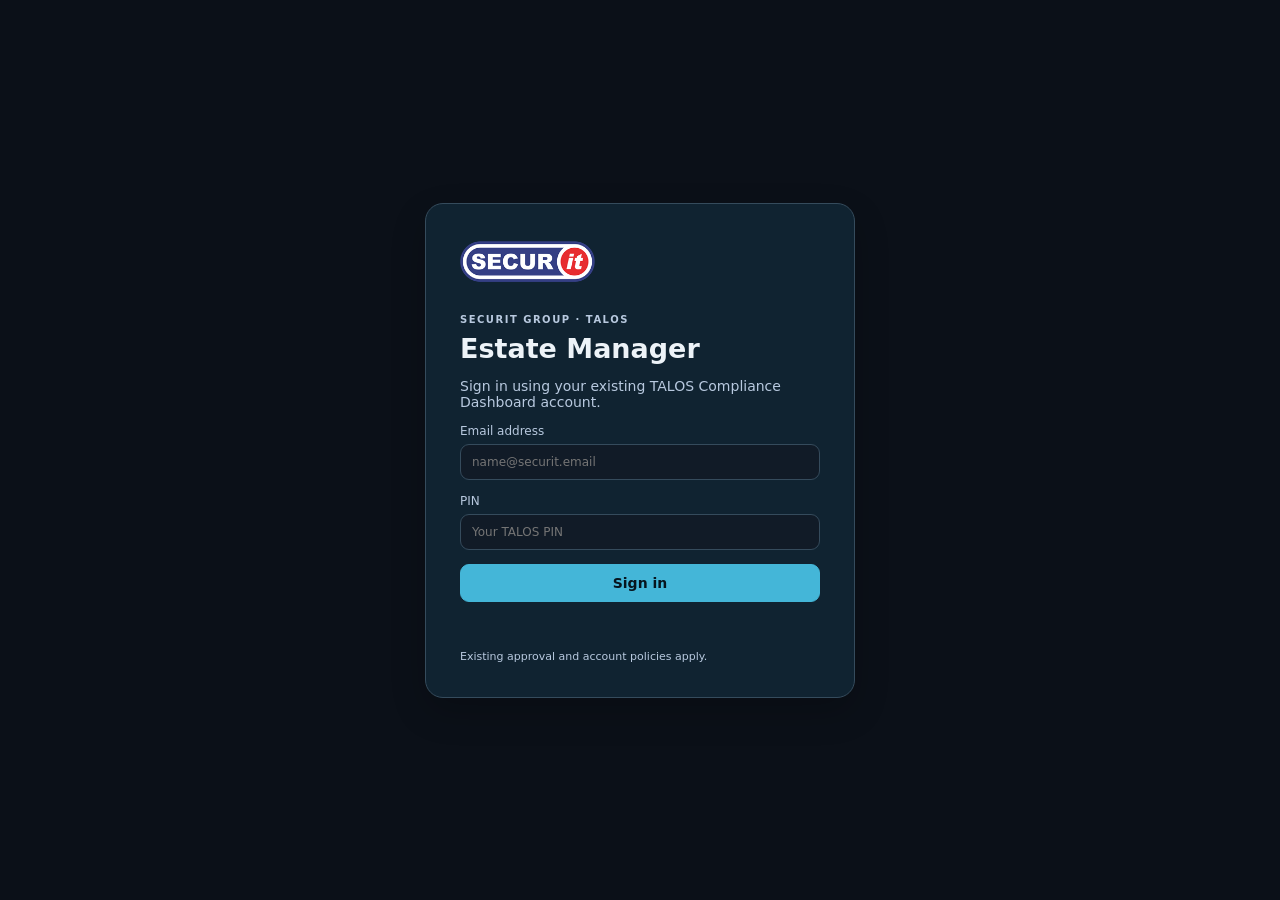
<file: index.html>
<!doctype html><html lang="en-GB"><head><meta charset="utf-8"><meta name="viewport" content="width=device-width,initial-scale=1"><meta name="theme-color" content="#0c1727"><title>TALOS · Estate Manager</title><link rel="stylesheet" href="styles.css?v=talos-aerial-1"><link rel="stylesheet" href="./talos-brand.css?v=1"><link rel="stylesheet" href="./lee-mode.css?v=3"><link rel="stylesheet" href="./christmas-mode.css?v=1"></head><body data-theme="dark"><div id="sharepointGate" class="authgate" hidden><div class="login-card" style="max-width:510px"><img src="securit-logo.png" alt="Securit Group" class="login-logo"><div class="eyebrow">SECURIT GROUP · TALOS</div><h1>Microsoft 365 access check</h1><p id="sharepointGateMessage" role="status">Checking access to a protected SecurIT SharePoint test image…</p><div id="sharepointGateActions" hidden><a class="primary sp-gate-button" href="https://securitgroup.sharepoint.com/sites/AllGuarding/Shared%20Documents/_WRD3098.jpg" target="_blank" rel="noopener noreferrer">Sign in to Microsoft 365 / Check</a><button type="button" class="quiet full" id="sharepointGateRetry">Recheck Access</button><p class="subtle">If you are signed in but this test still fails, contact TALOS support. This check does not prove your account is authorised for TALOS.</p></div></div></div><div id="authGate" class="authgate"><div class="login-card"><img src="securit-logo.png" alt="Securit Group" class="login-logo"><div class="eyebrow">SECURIT GROUP · TALOS</div><h1>Estate Manager</h1><p>Sign in using your existing TALOS Compliance Dashboard account.</p><form id="loginForm"><label>Email address<input type="email" id="loginEmail" required autocomplete="username" placeholder="name@securit.email"></label><label>PIN<input type="password" id="loginPin" required autocomplete="current-password" placeholder="Your TALOS PIN"></label><button type="submit" class="primary block" id="loginBtn">Sign in</button><p class="message" id="loginMessage"></p></form><form id="changePinForm" hidden><label>New PIN<input type="password" id="newPin" required></label><label>Confirm PIN<input type="password" id="confirmPin" required></label><button type="submit" class="primary block">Update PIN</button><p class="message" id="changePinMessage"></p></form><div class="login-footer">Existing approval and account policies apply. <span id="configNotice"></span></div></div></div><div class="shell" id="shell" hidden><aside class="sidebar"><div class="sidebrand"><img src="securit-logo.png" alt="Securit Group"><div><b>TALOS</b><span>OPERATIONS PLATFORM</span></div></div><nav class="talos-navigation" aria-label="TALOS modules">
<div class="nav-group"><div class="sidesection"><span class="nav-heading-mark"></span>WORKSPACE</div>
<button type="button" class="sideitem selected" id="navEstate"><span class="nav-icon" aria-hidden="true">▣</span><span>Estate directory</span></button>
<button type="button" class="sideitem" id="navReviews"><span class="nav-icon" aria-hidden="true">◷</span><span>Review centre</span></button></div>
<div class="nav-group"><div class="sidesection"><span class="nav-heading-mark"></span>COMPLIANCE &amp; REPORTING</div>
<button type="button" class="sideitem" id="navCompliance"><span class="nav-icon" aria-hidden="true">◇</span><span>Master compliance</span></button>
<button type="button" class="sideitem" id="navCms"><span class="nav-icon" aria-hidden="true">▣</span><span>CMS reporting</span></button>
<button type="button" class="sideitem" id="navC247"><span class="nav-icon" aria-hidden="true">▤</span><span>C247 reporting</span></button>
<button type="button" class="sideitem" id="navHandovers"><span class="nav-icon" aria-hidden="true">⇄</span><span>Shift handovers</span></button>
<button type="button" class="sideitem" id="navIncidents"><span class="nav-icon" aria-hidden="true">▤</span><span>Incidents</span></button>
<button type="button" class="sideitem" id="navWallboard"><span class="nav-icon" aria-hidden="true">▦</span><span>Wallboard</span></button></div>
<div class="nav-group nav-upcoming"><div class="sidesection"><span class="nav-heading-mark"></span>OPERATIONAL ASSURANCE</div>
<button type="button" class="sideitem" id="navGpsLogs"><span class="nav-icon" aria-hidden="true">⌖</span><span>GPS Logs &amp; Checkpoint</span></button>
<button type="button" class="sideitem" id="navGeo"><span class="nav-icon" aria-hidden="true">◎</span><span>Geo Intelligence</span><span class="nav-soon">POC</span></button>
<details class="aerial-disclosure" id="navAerial"><summary class="sideitem"><span class="nav-icon" aria-hidden="true">✈</span><span>Aerial Intelligence</span><span class="aerial-chevron" aria-hidden="true">›</span></summary><div class="aerial-links" aria-label="Aerial survey portals">
<a href="https://securit-uas.github.io/SegroPark/" target="_blank" rel="noopener noreferrer">Segro Park Northampton <span class="external-mark" aria-hidden="true">↗</span></a>
<a href="https://securit-uas.github.io/ThorpeMarsh/" target="_blank" rel="noopener noreferrer">Thorpe Marsh <span class="external-mark" aria-hidden="true">↗</span></a>
<a href="https://securit-uas.github.io/WestMidlandsInterchange/" target="_blank" rel="noopener noreferrer">West Midlands Interchange <span class="external-mark" aria-hidden="true">↗</span></a>
</div></details>
<button type="button" class="sideitem" id="navSiteVisits" aria-haspopup="dialog"><span class="nav-icon" aria-hidden="true">▧</span><span>Site Visits</span><span class="nav-soon">SOON</span></button></div>
</nav><div class="sidebarbottom"><div class="identity"><div class="avatar" id="avatar">T</div><div><strong id="userName">TALOS user</strong><small id="userEmail"></small></div></div><button class="talos-quick-event" id="quickLogEvent" type="button">＋ LOG NEW EVENT</button><button class="quiet full" id="logout">Sign out</button><small class="talos-version" title="TALOS Unified V2.0.39">TALOS V2.0.39</small></div></aside><main><header class="topbar"><div><span class="eyebrow">OPERATIONS / ESTATE</span><h1 id="pageTitle">Estate Management</h1><p>One workspace for estate, compliance and operational reporting.</p></div><div class="topactions"><div class="jotform-status" id="sharepointStatus" role="status" aria-live="polite" title="Checks whether this browser can decode a protected SecurIT SharePoint image; not full SharePoint service health"><span class="jotform-dot" aria-hidden="true"></span><span id="sharepointStatusText">SharePoint Image Access · Not checked</span><button type="button" id="sharepointRecheck" class="jotform-recheck" title="Recheck SharePoint image access">↻</button><a id="sharepointOpen" href="https://securitgroup.sharepoint.com/sites/AllGuarding/Shared%20Documents/_WRD3098.jpg" target="_blank" rel="noopener noreferrer" title="Open the SharePoint test image or Microsoft 365 sign-in">Check</a></div><div class="jotform-status" id="jotformStatus" role="status" aria-live="polite" title="Tests access to the Jotform test photograph, not overall Jotform service health"><span class="jotform-dot" aria-hidden="true"></span><span id="jotformStatusText">Jotform Image Access · Not checked</span><button type="button" id="jotformRecheck" class="jotform-recheck" title="Check Jotform image access again">↻</button><a id="jotformOpen" href="https://eu.jotform.com/uploads/Wilkinson_John/261453363287057/6557672476117213831/29D7E76B-2DE4-4092-AD51-0072954272DA_4_5005_c.jpeg" target="_blank" rel="noopener noreferrer" title="Open Jotform to check image access or sign in">Check</a></div><span id="connectionBadge" class="connection">Not connected</span><button type="button" class="quiet" id="christmasMode" aria-pressed="false" hidden>Ho Ho Ho</button><button type="button" class="quiet" id="christmasSound" aria-pressed="false" hidden>Play Christmas music</button><button type="button" class="quiet" id="leeSound" aria-pressed="false" hidden>Sound off</button><button type="button" class="quiet" id="leeMode" aria-pressed="false" hidden>Do not touch</button><button class="quiet" id="refresh">↻ Refresh</button></div></header><div class="maincontent" id="estateContent"><section class="kpis" id="kpis"><div class="kpi"><span>Total sites</span><strong id="kTotal">—</strong><small>Within API scope</small></div><div class="kpi"><span>Active guarding</span><strong id="kActive">—</strong><small>Static and retail</small></div><div class="kpi"><span>Review overdue</span><strong id="kOverdue">—</strong><small>Valid dated records</small></div><div class="kpi"><span>Without review date</span><strong id="kMissing">—</strong><small>Active guarding only</small></div></section><div class="workspace"><section class="panel directory"><div class="panelhead"><div class="headrow"><h2>Site directory</h2><button class="quiet compact" id="addSite">+ Add site</button><span id="resultsCount" class="subtle">—</span></div><input id="search" type="search" placeholder="Search site, client, postcode or manager…"><div class="filters"><select id="filterType"><option value="">All types</option><option value="Static">Static</option><option value="Retail">Retail</option></select><select id="filterRegion"><option value="">All regions</option></select><select id="filterActive"><option value="">All statuses</option><option value="Yes">Active</option><option value="No">Inactive</option></select></div><div class="hint">Search also recognises common abbreviations such as MCL → McLaren.</div></div><div class="site-list" id="siteList"><div class="empty">Connect to the Estate List API to load sites.</div></div></section><section class="panel editor"><div class="panelhead"><div class="headrow"><div><h2 id="detailTitle">Site record</h2><p class="subtle" id="detailSubtitle">Select a site to view its details</p></div><div class="headbuttons"><button class="quiet compact" id="duplicateSite" disabled>Duplicate site</button><div id="detailState"></div></div></div></div><div class="editor-scroll" id="detail"><div class="empty">Select a site from the directory.</div></div><div class="editor-footer"><span id="editMessage" role="status" class="subtle">No changes</span><div><button id="cancelEdit" class="quiet" hidden>Discard</button><button id="saveEdit" class="primary" disabled>Save changes</button></div></div></section></div></div><section id="moduleHost" class="module-host" hidden><div class="wall-presentation-toolbar"><button id="wallPresentationStart" class="primary" type="button" hidden>⛶ Full screen wallboard</button></div><button id="wallPresentationExit" class="wall-exit" type="button" hidden>↙ Exit full screen</button></section></main></div><div class="talos-restricted-backdrop" id="talosRestrictedBackdrop" hidden>
<div class="talos-restricted-dialog" role="dialog" aria-modal="true" aria-labelledby="talosRestrictedTitle" aria-describedby="talosRestrictedDescription">
<div class="restricted-symbol" aria-hidden="true">🔒</div>
<div class="eyebrow">TALOS · OPERATIONAL ASSURANCE</div>
<h2 id="talosRestrictedTitle">Access Restricted</h2>
<p id="talosRestrictedDescription">This module is not yet available.</p>
<button type="button" class="primary" id="talosRestrictedClose">Close</button>
</div></div><div class="toast" id="toast" hidden></div><dialog id="leeConfirmDialog" class="lee-dialog" aria-labelledby="leeConfirmTitle"><h2 id="leeConfirmTitle">Are you sure?</h2><p>It kinda said do not touch.</p><div class="lee-dialog-actions"><button type="button" class="quiet" id="leeConfirmNo" autofocus>No</button><button type="button" class="primary" id="leeConfirmYes">Yes</button></div></dialog>
<dialog id="leeAnnouncementDialog" class="lee-dialog lee-announcement" aria-labelledby="leeAnnouncementTitle"><div class="lee-announcement-star" aria-hidden="true">✦</div><h2 id="leeAnnouncementTitle" role="status">Lee Mode active</h2><button type="button" id="leeAnnouncementClose" autofocus>Continue</button></dialog>
<div id="christmasSnow" aria-hidden="true" hidden></div><dialog class="lee-dialog" id="christmasDialog" aria-labelledby="christmasTitle"><h2 id="christmasTitle">Are you sure?</h2><p>May incite morale-boosting visuals.</p><div class="lee-dialog-actions"><button type="button" id="christmasNo" autofocus>Bah Humbug</button><button type="button" id="christmasYes">Ho Ho Ho</button></div></dialog><dialog class="lee-dialog christmas-announcement" id="christmasAnnouncement" aria-labelledby="christmasAnnouncementTitle"><div aria-hidden="true" class="christmas-star">★</div><h2 id="christmasAnnouncementTitle">Christmas Mode active</h2><p>Merry Christmas from TALOS!</p><button id="christmasContinue" type="button" autofocus>Continue</button></dialog>
<script src="config.js?v=2.0.31"></script><script src="app.js?v=christmas-2"></script></body></html>
</file>
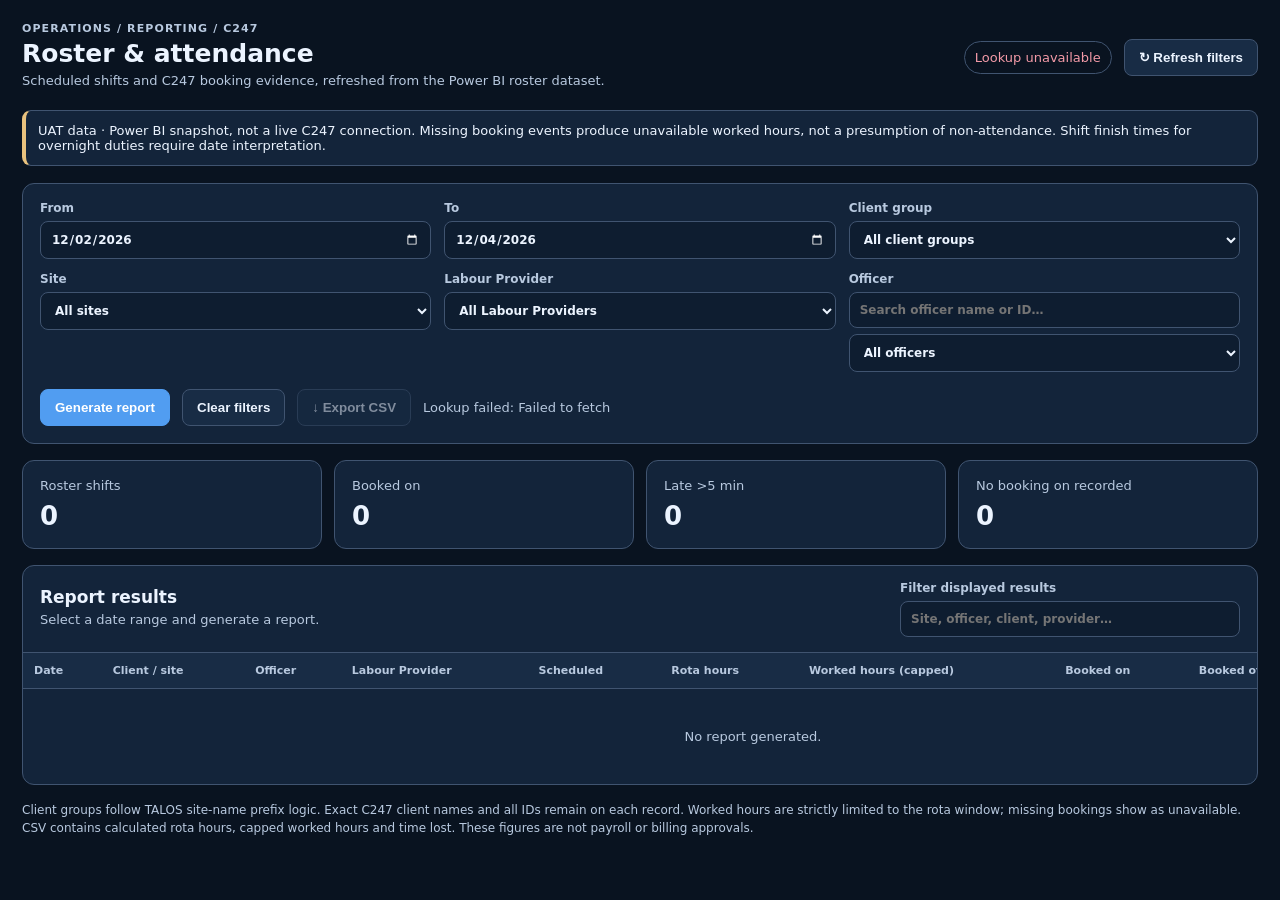
<file: modules/c247/index.html>
<!doctype html><html lang="en-GB"><head><meta charset="utf-8"><meta name="viewport" content="width=device-width,initial-scale=1"><title>TALOS · C247 Reporting</title><link rel="stylesheet" href="c247.css?v=2.0.35"><link rel="stylesheet" href="../../talos-brand.css?v=1"></head><body data-theme="dark"><main><div class="intro"><div><div class="eyebrow">OPERATIONS / REPORTING / C247</div><h1>Roster &amp; attendance</h1><p>Scheduled shifts and C247 booking evidence, refreshed from the Power BI roster dataset.</p></div><div class="actions"><span id="sourceStatus" class="status">Lookup not loaded</span><button id="reload" class="secondary">↻ Refresh filters</button></div></div><div class="notice">UAT data · Power BI snapshot, not a live C247 connection. Missing booking events produce unavailable worked hours, not a presumption of non-attendance. Shift finish times for overnight duties require date interpretation.</div><section class="panel"><form id="reportForm"><div class="filtergrid"><label>From <input type="date" id="start" required></label><label>To <input type="date" id="end" required></label><label>Client group <select id="client"><option value="">All client groups</option></select></label><label>Site <select id="site"><option value="">All sites</option></select></label><label>Labour Provider <select id="provider"><option value="">All Labour Providers</option></select></label><label>Officer <input id="officerSearch" type="search" placeholder="Search officer name or ID…"><select id="officer" aria-label="Officer"><option value="">All officers</option></select></label></div><div class="buttonrow"><button id="generate" type="submit" class="primary">Generate report</button><button id="clear" type="button" class="secondary">Clear filters</button><button id="export" type="button" class="secondary" disabled>↓ Export CSV</button><span id="message" role="status"></span></div></form></section><section class="stats" id="stats" hidden><div><span>Roster shifts</span><strong id="statTotal">0</strong></div><div><span>Booked on</span><strong id="statOn">0</strong></div><div><span>Late &gt;5 min</span><strong id="statLate">0</strong></div><div><span>No booking on recorded</span><strong id="statMissing">0</strong></div></section><section class="panel results"><div class="resultbar"><div><h2>Report results</h2><p id="resultInfo">Select a date range and generate a report.</p></div><label class="resultsearch">Filter displayed results<input type="search" id="tableSearch" placeholder="Site, officer, client, provider…"></label></div><div class="tablewrap"><table><thead><tr><th>Date</th><th>Client / site</th><th>Officer</th><th>Labour Provider</th><th>Scheduled</th><th>Rota hours</th><th>Worked hours (capped)</th><th>Booked on</th><th>Booked off</th><th>Booking note</th></tr></thead><tbody id="rows"><tr><td colspan="10" class="empty">No report generated.</td></tr></tbody></table></div></section><p class="foot">Client groups follow TALOS site-name prefix logic. Exact C247 client names and all IDs remain on each record. Worked hours are strictly limited to the rota window; missing bookings show as unavailable. CSV contains calculated rota hours, capped worked hours and time lost. These figures are not payroll or billing approvals.</p></main><script src="../../config.js"></script><script src="c247.js?v=talos-brand-1"></script></body></html>
</file>
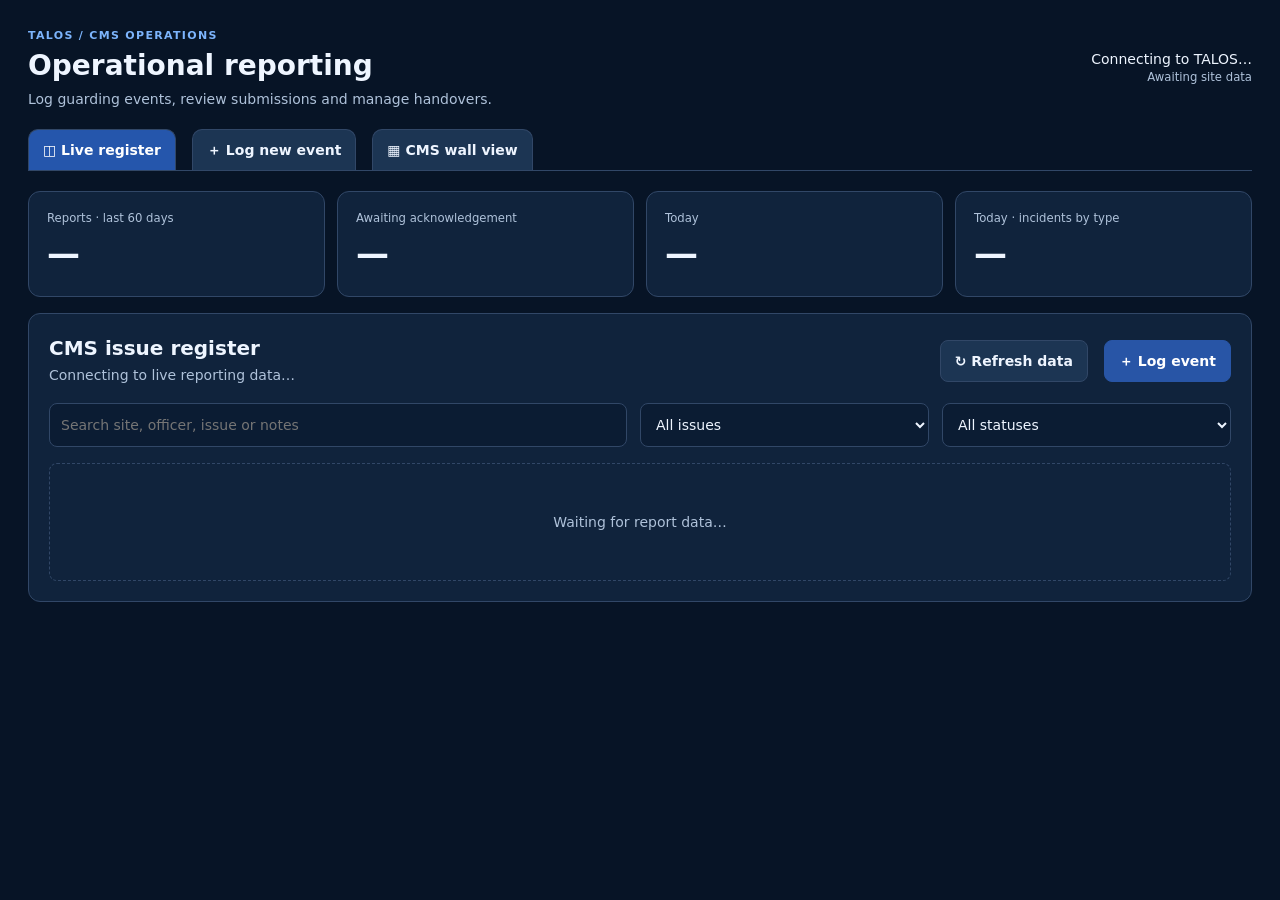
<file: modules/cms/index.html>
<!doctype html><html lang="en-GB"><head><meta charset="utf-8"><meta name="viewport" content="width=device-width,initial-scale=1"><title>TALOS CMS Reporting</title><link rel="stylesheet" href="cms.css?v=2.0.10"><link rel="stylesheet" href="../../talos-brand.css?v=1"></head><body data-theme="dark"><div class="wrap"><header class="hero"><div><span class="eyebrow">TALOS / CMS OPERATIONS</span><h1>Operational reporting</h1><p>Log guarding events, review submissions and manage handovers.</p></div><div class="identity"><span id="operator">Connecting to TALOS…</span><small id="sync">Awaiting site data</small></div></header><nav class="tabs"><button class="tab active" data-tab="dashboard">◫ Live register</button><button class="tab" data-tab="new">＋ Log new event</button><button class="tab" data-tab="wall">▦ CMS wall view</button></nav><section id="dashboard"><div class="metric-row"><div class="metric"><small>Reports · last 60 days</small><strong id="nAll">—</strong></div><div class="metric"><small>Awaiting acknowledgement</small><strong id="nOpen">—</strong></div><div class="metric"><small>Today</small><strong id="nToday">—</strong></div><div class="metric"><small id="dailyIssueLabel">Today · incidents by type</small><strong id="nContact">—</strong></div></div><div class="panel"><div class="panelhead"><div><h2>CMS issue register</h2><p id="dataStatus">Connecting to live reporting data…</p></div><div class="actions"><button id="refresh" class="quiet">↻ Refresh data</button><button class="primary" id="newFromDashboard">＋ Log event</button></div></div><div class="filters"><input id="search" type="search" placeholder="Search site, officer, issue or notes"><select id="issueFilter"><option value="">All issues</option></select><select id="statusFilter"><option value="">All statuses</option><option value="unconfirmed">Awaiting acknowledgement</option><option value="confirmed">Acknowledged</option></select></div><div id="register" class="register"><div class="empty">Waiting for report data…</div></div></div></section><section id="wall" class="cms-wall" hidden><div class="wall-header"><div><span class="eyebrow">TALOS / CMS LIVE OPERATIONS</span><h2>CMS Wall View</h2><p>Outstanding acknowledgements and reports from the last 24 hours · auto-refresh every 90 seconds</p></div><div class="actions"><button class="quiet" id="wallRefresh">↻ Refresh now</button><button class="primary" id="wallFullscreen">⛶ Full screen</button></div></div><div class="wall-summary"><div><span>Awaiting acknowledgement · last 60 days</span><strong id="wallOpen">—</strong></div><div><span>Reports · last 24 hours</span><strong id="wallRecent">—</strong></div><div><span>Data status</span><small id="wallUpdated">Waiting for report data…</small></div></div><div id="wallRows" class="wall-rows"><div class="empty">Waiting for report data…</div></div></section><section id="new" hidden><form id="reportForm" class="panel report" autocomplete="off"><div class="panelhead"><div><h2>Log a new operational event</h2><p>CMS reporting · based on the current TALOS Desktop v2.2 workflow</p></div><span class="tag">UAT</span></div><div class="formgrid"><label>Site <span class="req">*</span><input type="search" id="site" list="sites" placeholder="Select a site or enter any site name…" required><datalist id="sites"></datalist><small class="fieldhint">Unknown site? Type its full name. The existing senior Ops unmatched-site alert will handle it.</small></label><label>Officer <span class="req">*</span><input id="officer" list="officers" placeholder="Select a suggested officer or type manually" required><datalist id="officers"></datalist><small id="officerHint" class="fieldhint">Select a known site for officer suggestions; manual entry always works.</small></label><div class="history-panel wide"><h3>Officer incident history · 60 days</h3><div id="officerHistory" aria-live="polite">Choose or type an officer to see their previous reports.</div></div><label>Contractor / Labour Provider<input id="contractor" list="contractors" placeholder="Select or enter provider"><datalist id="contractors"></datalist><small id="contractorHint" class="fieldhint">Known officer: auto-populated. Manual officer: choose any known provider or enter one. Blank defaults to SecurIT.</small></label><label>Shift due to start<input id="shift" type="time" required></label><label class="wide">What has happened? <span class="req">*</span><select id="issue" required><option value="">Choose issue type…</option></select></label></div><div id="conditional" class="conditional" hidden></div><label class="wide comments">Operator comments <span class="req">*</span><textarea id="comments" rows="5" placeholder="What happened, action taken, and anything the next operator needs to know…" required></textarea></label><div class="aux"><div><h3>Client / SOC notification</h3><p>Option retained for future client-specific activation.</p></div><button type="button" id="clientDisabled" class="quiet disabled-look">☐ Send to client · Unavailable</button></div><div class="status" id="submitStatus" role="status"></div><div class="submitbar"><button type="button" id="clear" class="quiet">Reset form</button><button type="submit" id="submit" class="primary">Submit CMS report</button></div></form></section><div id="detailOverlay" class="overlay" hidden><div class="detail"><div class="panelhead"><h2>CMS event</h2><button class="quiet" id="closeDetail">Close</button></div><div id="detailBody"></div></div></div></div><script src="cms.js?v=talos-brand-1"></script></body></html>
</file>
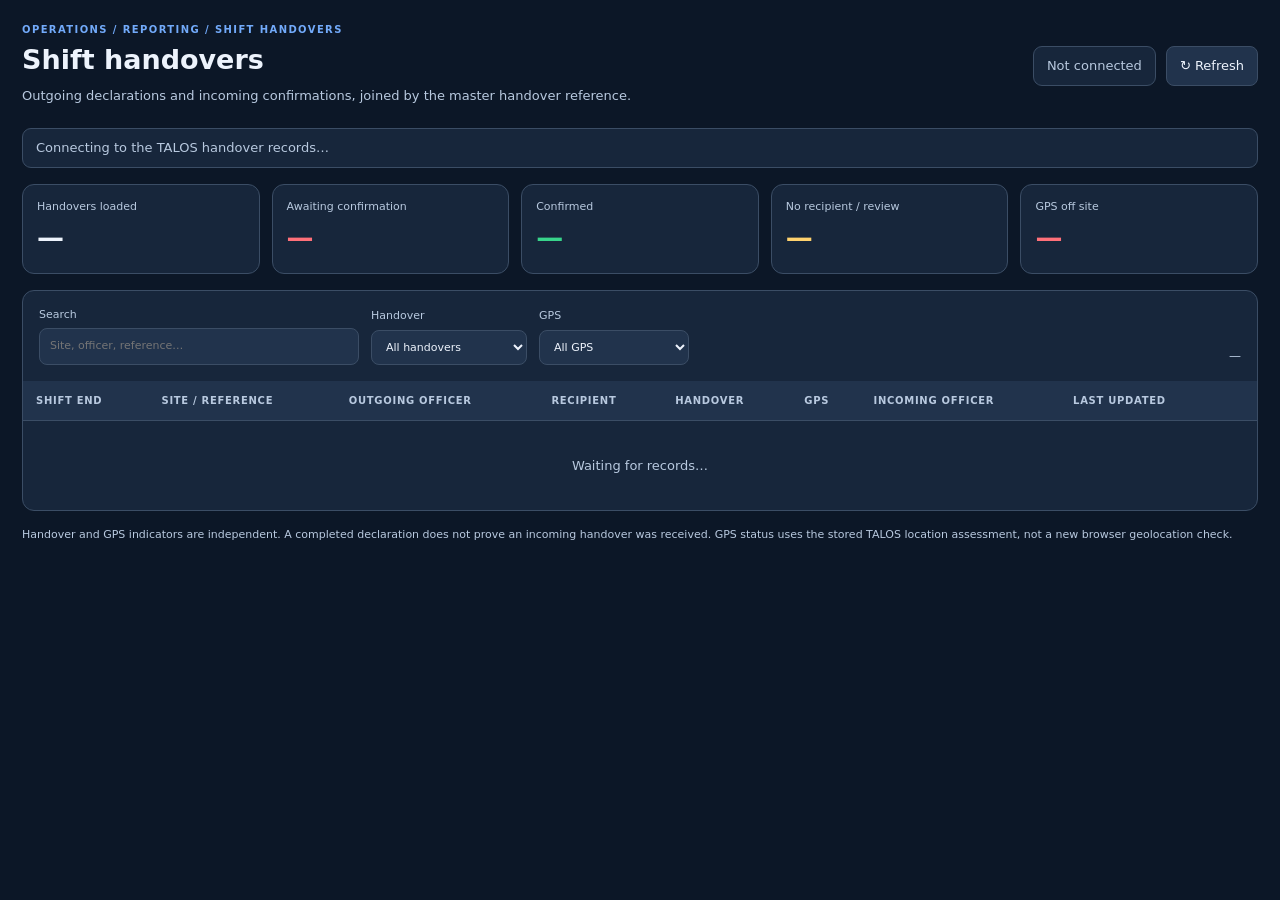
<file: modules/handovers/index.html>
<!doctype html><html lang="en-GB"><head><meta charset="utf-8"><meta name="viewport" content="width=device-width,initial-scale=1"><title>TALOS · Shift Handovers</title><link rel="stylesheet" href="handovers.css?v=2.0.23"><link rel="stylesheet" href="../../talos-brand.css?v=1"></head><body data-theme="dark"><main>
<header class="intro"><div><div class="eyebrow">OPERATIONS / REPORTING / SHIFT HANDOVERS</div><h1>Shift handovers</h1><p>Outgoing declarations and incoming confirmations, joined by the master handover reference.</p></div><div class="actions"><span id="sourceStatus" class="source">Not connected</span><button type="button" id="reload" class="secondary">↻ Refresh</button></div></header>
<div class="notice" id="notice" role="status">Connecting to the TALOS handover records…</div>
<section class="stats"><div><span>Handovers loaded</span><strong id="statTotal">—</strong></div><div><span>Awaiting confirmation</span><strong class="red" id="statAwaiting">—</strong></div><div><span>Confirmed</span><strong class="green" id="statConfirmed">—</strong></div><div><span>No recipient / review</span><strong class="yellow" id="statReview">—</strong></div><div><span>GPS off site</span><strong class="red" id="statOffsite">—</strong></div></section>
<section class="panel"><div class="toolbar"><label>Search <input type="search" id="search" placeholder="Site, officer, reference…"></label><label>Handover <select id="handoverFilter"><option value="">All handovers</option><option value="confirmed">Confirmed</option><option value="awaiting">Awaiting</option><option value="review">No recipient / review</option><option value="exception">Exceptions</option></select></label><label>GPS <select id="gpsFilter"><option value="">All GPS</option><option value="good">Within range</option><option value="offsite">Outside range</option><option value="review">Review</option><option value="missing">No GPS</option></select></label><span class="count" id="resultsCount">—</span></div>
<div class="tablewrap"><table><thead><tr><th>Shift end</th><th>Site / reference</th><th>Outgoing officer</th><th>Recipient</th><th>Handover</th><th>GPS</th><th>Incoming officer</th><th>Last updated</th><th></th></tr></thead><tbody id="rows"><tr><td colspan="9" class="empty">Waiting for records…</td></tr></tbody></table></div></section>
<div class="handover-overlay" id="handoverOverlay" hidden>
  <div class="handover-backdrop" id="handoverBackdrop"></div>
  <section class="handover-dialog" role="dialog" aria-modal="true" aria-labelledby="reportTitle" aria-describedby="reportSummary" tabindex="-1">
    <div class="dialog-toolbar"><span>SHIFT HANDOVER · RECORD VIEW</span><button type="button" id="closeDetail" class="dialog-close" aria-label="Close handover report">✕ <span>Close</span></button></div>
    <div class="dialog-scroll" id="dialogScroll">
      <article class="handover-report">
        <header class="report-hero"><img src="../../securit-logo.png" alt="Securit Group" class="report-logo"><div class="report-eyebrow">TALOS | OPERATIONAL REPORTING</div><h2 id="reportTitle">Shift Handover Report</h2><p id="reportSummary">Combined outgoing and incoming officer declarations</p></header>
        <div class="report-red-rule"></div>
        <div class="report-content" id="detailBody"></div>
        <footer class="report-footer"><strong>Securit | TALOS</strong><span>Operational Risk &amp; Compliance<br>Shift handover record · Internal operational use only</span></footer>
      </article>
    </div>
  </section>
</div>
<p class="foot">Handover and GPS indicators are independent. A completed declaration does not prove an incoming handover was received. GPS status uses the stored TALOS location assessment, not a new browser geolocation check.</p>
</main><script src="../../config.js?v=2.0.23"></script><script src="handovers.js?v=talos-brand-1"></script></body></html>
</file>
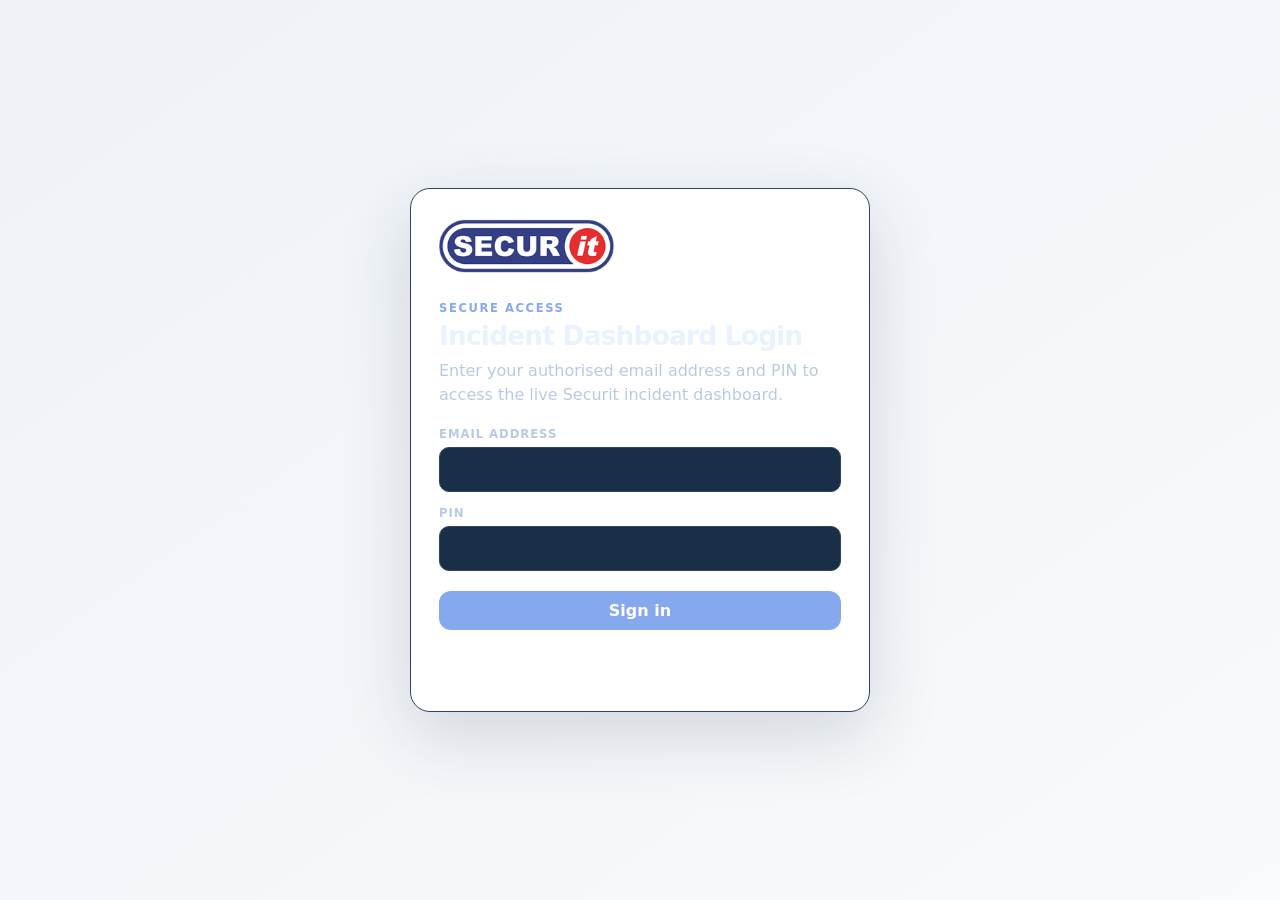
<file: modules/compliance/incident.html>
<!doctype html>
<html lang="en">
<head>
  <meta charset="utf-8">
  <meta name="viewport" content="width=device-width,initial-scale=1">
  <meta name="theme-color" content="#ffffff">
  <title>Securit Incident Dashboard V0.4</title>
  <style>
    :root{
      --bg:#f4f6f8;--panel:#ffffff;--panel2:#f8fafc;--line:#d9e0e7;--text:#1d2733;--muted:#687687;
      --navy:#24377a;--red:#e53234;--green:#18875a;--amber:#b87900;--danger:#c44343;--blue:#2f6fab;
      --shadow:0 8px 24px rgba(31,45,61,.08);--radius:16px;
    }
    *{box-sizing:border-box}html,body{margin:0;background:var(--bg);color:var(--text);font-family:Inter,ui-sans-serif,system-ui,-apple-system,BlinkMacSystemFont,"Segoe UI",sans-serif}body{min-height:100vh}button,input,select{font:inherit}button{cursor:pointer}
    .hidden{display:none!important}.shell{max-width:1550px;margin:0 auto;padding:22px}.card{background:var(--panel);border:1px solid var(--line);border-radius:var(--radius);box-shadow:var(--shadow)}
    .topbar{display:grid;grid-template-columns:1fr auto 1fr;align-items:center;gap:18px;margin-bottom:18px}.brand{display:flex;align-items:center;gap:16px}.brand img{height:56px;width:auto}.brand h1{margin:0;font-size:1.65rem;letter-spacing:-.03em}.brand p{margin:3px 0 0;color:var(--muted);font-size:.92rem}.topnav{display:flex;align-items:center;justify-content:center;gap:9px}.userbar{display:flex;align-items:center;gap:10px;flex-wrap:wrap;justify-content:flex-end}.userbar .who{font-size:.82rem;color:var(--muted);text-align:right}.userbar .who strong{display:block;color:var(--text)}
    .sync{display:flex;align-items:center;gap:8px;color:var(--muted);font-size:.88rem}.sync-dot{width:9px;height:9px;border-radius:50%;background:var(--amber);box-shadow:0 0 0 4px rgba(184,121,0,.10)}.sync-dot.ok{background:var(--green);box-shadow:0 0 0 4px rgba(24,135,90,.11)}.sync-dot.bad{background:var(--danger);box-shadow:0 0 0 4px rgba(196,67,67,.10)}
    .btn{border:none;border-radius:10px;padding:10px 13px;font-weight:800}.btn.primary{background:var(--navy);color:#fff}.btn.secondary{background:#f3f6f8;color:var(--text);border:1px solid var(--line)}.btn.ghost{background:#fff;color:var(--navy);border:1px solid #cdd5e0}.btn:disabled{opacity:.45;cursor:not-allowed}
    .hero{display:grid;grid-template-columns:1.15fr .85fr;gap:14px;margin-bottom:14px}.intro,.searchbox{padding:22px}.eyebrow{font-size:.72rem;letter-spacing:.14em;text-transform:uppercase;font-weight:800;color:var(--navy)}.intro h2{font-size:clamp(1.4rem,3vw,2.1rem);letter-spacing:-.035em;margin:7px 0 8px}.intro p{margin:0;color:var(--muted);line-height:1.5}.searchbox label,.filter label{font-size:.72rem;text-transform:uppercase;letter-spacing:.08em;color:var(--muted);font-weight:800}.searchrow{display:flex;gap:8px;margin-top:8px}.searchrow input{flex:1;min-width:0;background:#fff;color:var(--text);border:1px solid var(--line);border-radius:10px;padding:12px 13px;outline:none}.searchrow input:focus,.filter select:focus{border-color:#6d80bc;box-shadow:0 0 0 3px rgba(36,55,122,.08)}
    .stats{display:grid;grid-template-columns:repeat(5,1fr);gap:10px;margin:14px 0}.stat{padding:16px}.stat span{display:block;color:var(--muted);font-size:.73rem;text-transform:uppercase;letter-spacing:.08em;font-weight:800}.stat strong{display:block;font-size:1.85rem;letter-spacing:-.045em;margin-top:4px}.stat small{color:var(--muted)}
    .filters{padding:14px;margin-bottom:12px}.filtergrid{display:grid;grid-template-columns:repeat(6,minmax(150px,1fr));gap:10px}.filter{display:flex;flex-direction:column;gap:6px}.filter select{width:100%;background:#fff;color:var(--text);border:1px solid var(--line);border-radius:10px;padding:10px 11px}.filter-actions{display:flex;align-items:end;gap:8px}.resultline{display:flex;justify-content:space-between;gap:12px;align-items:center;margin-top:12px;color:var(--muted);font-size:.88rem;flex-wrap:wrap}
    .insights{display:grid;grid-template-columns:1fr 1fr;gap:12px;margin-bottom:12px}.insight{padding:18px}.insight h3{margin:0 0 12px;font-size:1rem}.bars{display:flex;flex-direction:column;gap:9px}.barrow{display:grid;grid-template-columns:minmax(140px,1.5fr) 3fr auto;gap:10px;align-items:center;font-size:.82rem}.barlabel{overflow:hidden;text-overflow:ellipsis;white-space:nowrap}.bartrack{height:9px;border-radius:999px;background:#edf1f5;overflow:hidden}.barfill{height:100%;background:linear-gradient(90deg,var(--navy),#5168be);border-radius:999px}.barvalue{font-weight:800;color:var(--muted)}
    .tablewrap{overflow:auto;border-radius:var(--radius)}table{border-collapse:separate;border-spacing:0;width:100%;min-width:1120px;background:#fff}th,td{padding:12px 11px;border-bottom:1px solid var(--line);vertical-align:top}th{position:sticky;top:0;background:#f7f9fb;color:#647286;text-align:left;font-size:.68rem;text-transform:uppercase;letter-spacing:.07em;z-index:2}tbody tr:hover{background:#fafcff}tbody tr:last-child td{border-bottom:none}.incident-title{font-weight:850}.sub{display:block;color:var(--muted);font-size:.74rem;margin-top:3px}.statement{max-width:520px;line-height:1.45;font-size:.85rem}.typepill{display:inline-flex;align-items:center;border-radius:999px;padding:5px 8px;background:#eef3ff;border:1px solid #d4def8;color:var(--navy);font-weight:800;font-size:.72rem}.sitework{background:#f5f7fa;border-color:#dde3ea;color:#546170}.empty{padding:46px;text-align:center;color:var(--muted)}
    dialog{width:min(920px,calc(100vw - 30px));padding:0;border:none;border-radius:18px;background:#fff;color:var(--text);box-shadow:0 30px 100px rgba(0,0,0,.25)}dialog::backdrop{background:rgba(20,31,46,.38);backdrop-filter:blur(2px)}.modalhead{display:flex;justify-content:space-between;align-items:flex-start;padding:20px 22px;border-bottom:1px solid var(--line)}.modalhead h3{margin:3px 0 0;font-size:1.4rem}.closebtn{width:36px;height:36px;border-radius:50%;border:1px solid var(--line);background:#f5f7f9;color:var(--text);font-size:1.15rem}.modalbody{padding:22px}.meta-grid{display:grid;grid-template-columns:repeat(3,1fr);gap:10px;margin-bottom:18px}.meta-card{background:#f8fafc;border:1px solid var(--line);border-radius:12px;padding:12px}.meta-card span{display:block;font-size:.68rem;color:var(--muted);text-transform:uppercase;letter-spacing:.07em;font-weight:800}.meta-card strong{display:block;margin-top:4px;font-size:.92rem}.statementbox{border:1px solid var(--line);background:#fbfcfd;border-radius:12px;padding:16px;white-space:pre-wrap;line-height:1.55}.modalactions{display:flex;justify-content:space-between;align-items:center;gap:8px;margin-top:18px;flex-wrap:wrap}.pdf-note{font-size:.78rem;color:var(--muted);max-width:560px}
    .auth-gate{position:fixed;inset:0;z-index:9999;background:linear-gradient(145deg,#eef2f7,#f8fafc);display:flex;align-items:center;justify-content:center;padding:22px}.auth-card{width:min(460px,100%);background:#fff;border:1px solid var(--line);border-radius:20px;box-shadow:0 24px 70px rgba(31,45,61,.16);padding:28px}.auth-logo{height:58px;width:auto;display:block;margin-bottom:22px}.auth-card h2{margin:4px 0 8px;font-size:1.65rem;letter-spacing:-.03em}.auth-card p{margin:0 0 20px;color:var(--muted);line-height:1.5}.auth-field{margin-top:14px}.auth-field label{display:block;margin-bottom:6px;font-size:.73rem;text-transform:uppercase;letter-spacing:.08em;color:var(--muted);font-weight:800}.auth-field input{width:100%;border:1px solid var(--line);border-radius:10px;padding:12px 13px;outline:none;background:#fff;color:var(--text)}.auth-actions{display:flex;gap:8px;align-items:center;margin-top:20px}.auth-actions .btn{flex:1}.auth-message{min-height:20px;margin-top:13px!important;font-size:.86rem}.auth-message.error{color:var(--danger)}.auth-message.ok{color:var(--green)}
    .loading-overlay{position:fixed;inset:0;z-index:9500;background:rgba(244,246,248,.94);backdrop-filter:blur(4px);display:flex;align-items:center;justify-content:center;padding:22px;transition:opacity .25s ease,visibility .25s ease}.loading-overlay.hidden{opacity:0;visibility:hidden;pointer-events:none}.loading-card{width:min(460px,100%);background:#fff;border:1px solid var(--line);border-radius:22px;box-shadow:0 24px 70px rgba(31,45,61,.16);padding:28px 28px 24px;text-align:center}.loading-logo{height:56px;width:auto;margin:0 auto 14px;display:block}.loading-progress{height:14px;background:#edf1f6;border-radius:999px;overflow:hidden;border:1px solid #dde4ed}.loading-bar{height:100%;width:0;background:linear-gradient(90deg,var(--navy),#4b63bb,var(--red));border-radius:999px;transition:width .22s ease}.loading-meta{display:flex;justify-content:space-between;margin-top:10px;font-size:.88rem;color:#5f6b7b}.loading-percent{font-weight:900;color:var(--navy)}

    .stats{grid-template-columns:repeat(6,1fr)}
    .test-row{background:repeating-linear-gradient(135deg,#fff8f8,#fff8f8 12px,#fff 12px,#fff 24px)!important}.test-badge{display:inline-flex;align-items:center;border-radius:999px;padding:4px 8px;background:#fff0f0;border:1px solid #efc1c1;color:#9b3232;font-weight:900;font-size:.68rem;letter-spacing:.06em;margin-top:5px}.pdf-pill{display:inline-flex;align-items:center;border-radius:999px;padding:5px 8px;font-size:.7rem;font-weight:850}.pdf-pill.ready{background:#e9f6ef;border:1px solid #bfe5cf;color:#12633f}.pdf-pill.none{background:#f3f5f7;border:1px solid #dde3ea;color:#687687}
    .test-banner{display:flex;gap:12px;align-items:center;flex-wrap:wrap;border:1px solid #efc1c1;background:#fff4f4;color:#8b2d2d;border-radius:12px;padding:12px 14px;margin-bottom:16px}.test-banner span{color:#a14b4b;font-size:.82rem}
    .narrative{margin-top:18px}.narrative .eyebrow{display:block;margin-bottom:7px}.overview-box .statementbox{background:#f4f7ff;border-color:#d7e0f7}.original-box .statementbox{background:#fafafa;color:#46515d}
    .statementbox{min-height:64px}.pdf-panel{margin-top:20px;padding:16px;border:1px solid var(--line);border-radius:14px;background:#f8fafc;display:flex;align-items:center;justify-content:space-between;gap:16px}.pdf-panel strong{display:block;margin-top:6px}.pdf-panel p{margin:5px 0 0}.pdf-actions{display:flex;gap:8px;flex-wrap:wrap;justify-content:flex-end}.refmono{font-family:ui-monospace,SFMono-Regular,Menlo,Monaco,Consolas,"Liberation Mono",monospace;font-size:.78rem}

    @media(max-width:1100px){.filtergrid{grid-template-columns:repeat(3,1fr)}.stats{grid-template-columns:repeat(3,1fr)}}

    .shell{max-width:1480px;padding:18px 20px 28px}
    .topbar{margin-bottom:14px}
    .brand{gap:14px}.brand img{height:52px}.brand h1{font-size:1.45rem}.brand p{font-size:.88rem}
    .userbar .who strong{font-size:1rem}
    .btn{border-radius:12px;padding:10px 14px}
    .hero{display:none}
    .controlbar{display:grid;grid-template-columns:minmax(320px,1.2fr) minmax(260px,.8fr);gap:12px;margin-bottom:12px;padding:16px 18px;align-items:end}
    .controlcopy h2{margin:4px 0 4px;font-size:1.35rem;letter-spacing:-.03em}
    .controlcopy p{margin:0;color:var(--muted);line-height:1.45;font-size:.92rem}
    .searchbox{padding:0;background:transparent;border:none;box-shadow:none}
    .searchbox label{display:block;margin-bottom:6px}
    .searchrow{margin-top:0}
    .searchrow input{padding:13px 14px}
    .stats{grid-template-columns:repeat(4,1fr);gap:12px;margin:0 0 12px}
    .stat{padding:14px 16px;box-shadow:none}
    .stat strong{font-size:1.7rem}
    .stat small{font-size:.8rem}
    .filters{padding:14px 16px;margin-bottom:12px}
    .filtergrid{grid-template-columns:repeat(6,minmax(120px,1fr));gap:10px}
    .resultline{margin-top:10px;font-size:.85rem}
    .overview-toggle{margin:0 0 12px}
    .overview-panel{overflow:hidden}
    .overview-panel summary{list-style:none;display:flex;justify-content:space-between;align-items:center;gap:12px;padding:14px 16px;cursor:pointer}
    .overview-panel summary::-webkit-details-marker{display:none}
    .overview-title{display:flex;flex-direction:column;gap:4px}.overview-title strong{font-size:1rem}.overview-title span{font-size:.84rem;color:var(--muted)}
    .overview-chevron{color:var(--navy);font-weight:900;transition:transform .2s ease}
    .overview-panel[open] .overview-chevron{transform:rotate(180deg)}
    .insights{margin:0;padding:0 14px 14px;display:grid;grid-template-columns:1fr 1fr;gap:12px}
    .insight{padding:16px;box-shadow:none}
    .insight h3{font-size:.98rem;margin-bottom:10px}
    .barrow{font-size:.8rem}
    .tablewrap{border-radius:18px}
    table{min-width:1080px}
    th,td{padding:10px 10px}
    tbody tr:hover{background:#f8fafc}
    .incident-title{font-size:1rem;line-height:1.1}
    .sub{font-size:.72rem}
    .statement{max-width:420px;font-size:.84rem;color:#304051}
    .typepill{padding:4px 8px;font-size:.69rem}
    .pdf-pill{font-size:.68rem;padding:4px 8px}
    .detailsbtn{font-weight:800}
    .test-row,.crime-row,.warn-row{background-clip:padding-box}
    .test-row{background:repeating-linear-gradient(135deg,#fafafa,#fafafa 12px,#f2f4f6 12px,#f2f4f6 24px)!important}
    .crime-row{background:repeating-linear-gradient(135deg,#fff8f8,#fff8f8 12px,#fff1f1 12px,#fff1f1 24px)!important}
    .warn-row{background:repeating-linear-gradient(135deg,#fffdf3,#fffdf3 12px,#fff7d8 12px,#fff7d8 24px)!important}
    .test-badge{background:#2b3138;color:#fff;border-color:#2b3138}
    .crime-badge,.warn-badge{display:inline-flex;align-items:center;border-radius:999px;padding:4px 8px;font-weight:900;font-size:.68rem;letter-spacing:.06em;margin-top:5px}
    .crime-badge{background:#fff0f0;border:1px solid #efc1c1;color:#9b3232}
    .warn-badge{background:#fff7df;border:1px solid #efd48a;color:#8c6500}
    .meta-grid{grid-template-columns:repeat(4,1fr)}

    @media(max-width:780px){.pdf-panel{align-items:flex-start;flex-direction:column}.pdf-actions{justify-content:flex-start}.shell{padding:13px}.topbar{align-items:flex-start;flex-direction:column}.controlbar,.insights{grid-template-columns:1fr}.stats{grid-template-columns:1fr 1fr}.filtergrid{grid-template-columns:1fr 1fr}.meta-grid{grid-template-columns:1fr}.brand img{height:48px}.userbar{justify-content:flex-start}.searchrow{flex-direction:column}.barrow{grid-template-columns:1fr auto}.bartrack{grid-column:1 / -1}.hide-mobile{display:none}}
    @media(max-width:520px){.filtergrid,.stats{grid-template-columns:1fr}}
  
/* TALOS parent theme integration — V1.6 */
html{color-scheme:dark}html[data-talos-theme="light"]{color-scheme:light}
html[data-talos-theme="dark"]{--bg:#0b1626;--panel:#14243a;--panel2:#1b2c44;--line:#31445f;--text:#edf4ff;--muted:#abbdd4;--shadow:0 9px 26px #0004}
html[data-talos-theme="dark"] select,html[data-talos-theme="dark"] select option,html[data-talos-theme="dark"] select optgroup{color:#edf4ff!important;background:#172b43!important}
html[data-talos-theme="light"] select,html[data-talos-theme="light"] select option{color:#202c3e!important;background:#fff!important}

html[data-talos-theme="dark"] .searchrow input,html[data-talos-theme="dark"] .selectbox select,html[data-talos-theme="dark"] .company-picker summary,html[data-talos-theme="dark"] .company-popover,html[data-talos-theme="dark"] .filterbtn,html[data-talos-theme="dark"] .btn.secondary{background:var(--panel2);color:var(--text);border-color:var(--line)}
html[data-talos-theme="dark"] .company-actions button{background:var(--panel2);color:var(--text)}
html[data-talos-theme="dark"] .company-option:hover{background:#29405e}

/* TALOS V1.7 theme harmonisation: inherited user choice, local module colours */
html[data-talos-theme="dark"] {color-scheme:dark;--bg:#0a1626;--panel:#12243a;--panel2:#1b304a;--line:#30445f;--text:#eaf2fe;--muted:#aec0d7;--navy:#86a8ef;--shadow:0 8px 28px #0004}
html[data-talos-theme="light"] {color-scheme:light;--bg:#f3f5f8;--panel:#fff;--panel2:#f6f8fc;--line:#dbe2eb;--text:#213047;--muted:#61718a;--navy:#304d98;--shadow:0 8px 24px #182b400e}
html[data-talos-theme] body {background:var(--bg);color:var(--text)}
html[data-talos-theme] .topnav[hidden],html[data-talos-theme] .nav button[hidden]{display:none!important}
html[data-talos-theme="dark"] :is(input,select,textarea,button.btn.secondary,button.btn.ghost,summary) {color:var(--text);border-color:var(--line)}
html[data-talos-theme="dark"] input,html[data-talos-theme="dark"] textarea,html[data-talos-theme="dark"] select {background:#192e47;color:#ecf4ff}
html[data-talos-theme="dark"] select option {background:#192e47;color:#ecf4ff}
html[data-talos-theme="dark"] .btn.secondary,html[data-talos-theme="dark"] .btn.ghost{background:#20344d;color:#ecf4ff}
html[data-talos-theme="dark"] .card{background:var(--panel);border-color:var(--line);color:var(--text)}
html[data-talos-theme="dark"] dialog{background:var(--panel);color:var(--text)}
html[data-talos-theme="dark"] .loading-overlay{background:rgba(8,17,31,.95)}
html[data-talos-theme="light"] .card{background:var(--panel);border-color:var(--line);color:var(--text)}

html[data-talos-theme="dark"] table{background:var(--panel);color:var(--text)}
html[data-talos-theme="dark"] th{background:#20354e;color:#c6d5ec}
html[data-talos-theme="dark"] td{background:#12243a;color:#e7f0ff;border-color:#32465c}
html[data-talos-theme="dark"] tbody tr:hover td{background:#223954}
html[data-talos-theme="dark"] .statement,html[data-talos-theme="dark"] .sub{color:#c7d7e9}
html[data-talos-theme="dark"] .test-row td{background:#26334a!important;color:#e8f0ff}
html[data-talos-theme="dark"] .crime-row td{background:#472a36!important;color:#fff0f2}
html[data-talos-theme="dark"] .warn-row td{background:#453922!important;color:#ffedc6}
html[data-talos-theme="dark"] .statementbox,html[data-talos-theme="dark"] .pdf-panel,html[data-talos-theme="dark"] .overview-box .statementbox,html[data-talos-theme="dark"] .original-box .statementbox{background:#1d314a;color:#eaf3ff;border-color:#354965}
html[data-talos-theme="dark"] .filter select{background:#1d314a;color:#eef4ff}


/* V1.8 contrasting metadata and booking surfaces */
html[data-talos-theme="dark"] :is(.meta-card,.detail-card,.info-card,.booking-card,.booking-row,.booking-item,.visit-card,.status-box,.alert-box,.notice-card,.modal-card,.record-card,.detail-grid>div,.modal-grid>div,.info-grid>div){background:#21354d!important;color:#ecf4ff!important;border-color:#3a536e!important}
html[data-talos-theme="dark"] :is(.meta-card,.detail-card,.info-card,.booking-card,.booking-row,.booking-item,.visit-card,.status-box,.alert-box,.notice-card,.modal-card,.record-card,.detail-grid>div,.modal-grid>div,.info-grid>div) :is(strong,span,p,small,div){color:inherit}
html[data-talos-theme="dark"] :is(.meta-card,.detail-card,.info-card,.booking-card,.booking-row,.booking-item,.visit-card,.status-box,.alert-box,.notice-card,.modal-card,.record-card) :is(.label,small){color:#c0d1e9!important}
html[data-talos-theme="dark"] :is(.modal,.modal-content,dialog) :is(.field,.field-box,.fact,.fact-card,.detail-item,.summary-item,.info-tile){background:#21354d!important;color:#ecf4ff!important;border-color:#3a536e!important}
html[data-talos-theme="dark"] :is(.modal,.modal-content,dialog) :is(.field,.field-box,.fact,.fact-card,.detail-item,.summary-item,.info-tile) :is(strong,span,p,div){color:inherit}


/* V2.0.15: unified incident module header, legible theme-aware loading panel */
.legacy-header{display:none!important}
.talos-incident-actions{display:flex;align-items:center;justify-content:flex-end;gap:14px;margin:0 0 9px;flex-wrap:wrap}
.talos-incident-sync{font-size:.8rem;color:var(--muted)}
html[data-talos-theme="dark"] .loading-card{background:#172b43!important;color:#ecf4ff!important;border:1px solid #4b627d!important;box-shadow:0 26px 75px #0009}
html[data-talos-theme="dark"] .loading-card h2{color:#f4f8ff!important}
html[data-talos-theme="dark"] .loading-card #loadingText,html[data-talos-theme="dark"] .loading-meta{color:#c4d6ee!important}
html[data-talos-theme="dark"] .loading-progress{background:#0a1829;border-color:#405c7b}
html[data-talos-theme="dark"] .loading-percent{color:#9fc1ff}
html[data-talos-theme="light"] .loading-card{background:#f5f8fc;color:#1d293b;border-color:#cbd6e4}
html[data-talos-theme="light"] .loading-card h2{color:#1e2c43}
html[data-talos-theme="light"] .loading-card #loadingText,html[data-talos-theme="light"] .loading-meta{color:#50647f!important}
html[data-talos-theme="light"] .loading-percent{color:#284e91}
html[data-talos-theme="light"]{--bg:#e7ecf2;--panel:#f7f9fc;--panel2:#ecf1f7;--line:#cbd5e1;--muted:#53657d}
html[data-talos-theme="dark"]{--muted:#b9cae0}
</style>
<link rel="stylesheet" href="../../talos-brand.css?v=1"></head>
<body>
<div class="auth-gate" id="authGate">
  <section class="auth-card" id="loginPanel"><img src="securit-logo.png" alt="Securit" class="auth-logo"><span class="eyebrow">Secure access</span><h2>Incident Dashboard Login</h2><p>Enter your authorised email address and PIN to access the live Securit incident dashboard.</p><form id="loginForm"><div class="auth-field"><label for="loginEmail">Email address</label><input id="loginEmail" type="email" autocomplete="username" required></div><div class="auth-field"><label for="loginPin">PIN</label><input id="loginPin" type="password" inputmode="numeric" autocomplete="current-password" required></div><div class="auth-actions"><button class="btn primary" id="loginBtn" type="submit">Sign in</button></div><p class="auth-message" id="loginMessage"></p></form></section>
  <section class="auth-card hidden" id="changePinPanel"><img src="securit-logo.png" alt="Securit" class="auth-logo"><span class="eyebrow">First login</span><h2>Choose a new PIN</h2><p>Your temporary PIN must be changed before the dashboard can be opened.</p><form id="changePinForm"><div class="auth-field"><label for="newPin">New PIN</label><input id="newPin" type="password" inputmode="numeric" autocomplete="new-password" minlength="4" required></div><div class="auth-field"><label for="confirmPin">Confirm new PIN</label><input id="confirmPin" type="password" inputmode="numeric" autocomplete="new-password" minlength="4" required></div><div class="auth-actions"><button class="btn primary" id="changePinBtn" type="submit">Update PIN</button></div><p class="auth-message" id="changePinMessage"></p></form></section>
</div>
<div class="loading-overlay hidden" id="loadingOverlay"><section class="loading-card"><img src="securit-logo.png" alt="Securit" class="loading-logo"><h2>Loading incident data…</h2><p id="loadingText" style="color:var(--muted)">Please wait while the live incident register is loaded.</p><div class="loading-progress"><div class="loading-bar" id="loadingBar"></div></div><div class="loading-meta"><span id="loadingStage">Initialising secure session</span><span class="loading-percent" id="loadingPercent">0%</span></div></section></div>

<div class="shell" id="appShell">
  <header class="topbar legacy-header"><div class="brand"><img src="securit-logo.png" alt="Securit"><div><h1>Incident Dashboard</h1><p>Securit live incident intelligence · V0.4</p></div></div><nav class="topnav" aria-label="TALOS views" hidden aria-hidden="true"><button class="btn primary" id="complianceViewBtn" type="button">Compliance</button><button class="btn secondary" id="wallViewBtn" type="button">Wall view</button></nav><div class="userbar"><button class="btn ghost" id="refreshBtn" type="button">Refresh</button><div class="who"><strong id="signedInName">Signed in</strong><span id="signedInEmail"></span></div><button class="btn secondary" id="logoutBtn" type="button">Sign out</button><div class="sync"><span class="sync-dot" id="syncDot"></span><span id="syncText">Waiting for authentication…</span></div></div></header>

  <div class="talos-incident-actions"><button type="button" class="btn ghost" id="talosIncidentRefresh">↻ Refresh incidents</button><div class="talos-incident-sync" id="talosIncidentSync"></div></div>
  <section class="card controlbar">
    <article class="controlcopy">
      <span class="eyebrow">Operations dashboard</span>
      <h2>Operational incident register</h2>
      <p>Live reporting with test submissions kept visible, PDFs linked where approved, and filters focused on helping managers get to the incident list quickly.</p>
    </article>
    <article class="searchbox">
      <label for="searchInput">Search incidents</label>
      <div class="searchrow"><input id="searchInput" autocomplete="off" placeholder="Site, officer, statement or Jotform ref"><button class="btn primary" id="searchBtn">Search</button></div>
    </article>
  </section>

  <section class="stats">
      <article class="card stat"><span>Operational reports</span><strong id="statTotal">—</strong><small>Tests excluded</small></article>
      <article class="card stat"><span>Last 24h</span><strong id="stat24h">—</strong><small>Operational reports</small></article>
      <article class="card stat"><span>Sites</span><strong id="statSites">—</strong><small>Unique locations</small></article>
      <article class="card stat"><span>PDFs available</span><strong id="statPdf">—</strong><small>Approved reports</small></article>
    </section>

  <section class="card filters"><div class="filtergrid">
    <div class="filter"><label for="periodFilter">Period</label><select id="periodFilter"><option value="30">Last 30 days</option><option value="14">Last 14 days</option><option value="7">Last 7 days</option><option value="1">Last 24 hours</option></select></div>
    <div class="filter"><label for="siteFilter">Site</label><select id="siteFilter"><option value="all">All sites</option></select></div>
    <div class="filter"><label for="clientFilter">Client</label><select id="clientFilter"><option value="all">All clients</option></select></div>
    <div class="filter"><label for="managerFilter">Manager</label><select id="managerFilter"><option value="all">All managers</option></select></div>
    <div class="filter"><label for="typeFilter">Incident type</label><select id="typeFilter"><option value="all">All types</option></select></div>
    <div class="filter"><label for="subTypeFilter">Subtype</label><select id="subTypeFilter"><option value="all">All subtypes</option></select></div>
  </div><div class="resultline"><span id="resultCount"></span><button class="btn secondary" id="clearFilters" type="button">Clear filters</button></div></section>

  <section class="overview-toggle">
    <details class="card overview-panel" id="managementOverview">
      <summary>
        <div class="overview-title"><strong>Management overview</strong><span>Top incident types and busiest sites for the current filter selection.</span></div>
        <span class="overview-chevron">⌄</span>
      </summary>
      <div class="insights"><article class="card insight"><h3>Top incident types</h3><div class="bars" id="typeBars"></div></article><article class="card insight"><h3>Top sites</h3><div class="bars" id="siteBars"></div></article></div>
    </details>
  </section>

  <section class="card tablewrap"><table><thead><tr><th>Created</th><th>Site</th><th>Officer</th><th>Type</th><th>Subtype</th><th>Overview / Statement</th><th>Incident Ref</th><th>PDF</th><th></th></tr></thead><tbody id="incidentRows"></tbody></table><div class="empty hidden" id="emptyState">No incidents match the current filters.</div></section>
</div>


<dialog id="incidentDialog">
  <div class="modalhead">
    <div><span class="eyebrow">Incident record</span><h3 id="modalTitle">Incident</h3></div>
    <button class="closebtn" id="closeDialog" aria-label="Close">×</button>
  </div>
  <div class="modalbody">
    <div class="test-banner hidden" id="testBanner"><strong>TEST RECORD — IGNORE</strong><span>This submission remains visible for system testing but is excluded from operational statistics.</span></div>
    <div class="test-banner hidden" id="alertBanner"><strong id="alertBannerTitle">Operational flag</strong><span id="alertBannerText">Highlighted incident category.</span></div>
    <div class="meta-grid">
      <div class="meta-card"><span>Incident ref</span><strong id="modalRef"></strong></div>
      <div class="meta-card"><span>Created</span><strong id="modalCreated"></strong></div>
      <div class="meta-card"><span>Incident time</span><strong id="modalIncidentTime"></strong></div>
      <div class="meta-card"><span>Site</span><strong id="modalSite"></strong></div>
      <div class="meta-card"><span>Client</span><strong id="modalClient"></strong></div>
      <div class="meta-card"><span>Manager</span><strong id="modalManager"></strong></div>
      <div class="meta-card"><span>Officer</span><strong id="modalOfficer"></strong></div>
      <div class="meta-card"><span>Incident type</span><strong id="modalType"></strong></div>
      <div class="meta-card"><span>Subtype</span><strong id="modalSubtype"></strong></div>
    </div>

    <section class="narrative overview-box">
      <span class="eyebrow">Talos AI Overview</span>
      <div class="statementbox" id="modalOverview"></div>
    </section>

    <section class="narrative">
      <span class="eyebrow">Formatted Incident Statement</span>
      <div class="statementbox" id="modalAiStatement"></div>
    </section>

    <section class="narrative original-box">
      <span class="eyebrow">Original Officer Statement</span>
      <div class="statementbox" id="modalOriginal"></div>
    </section>

    <div class="pdf-panel" id="pdfPanel">
      <div>
        <span class="eyebrow">Approved Incident PDF</span>
        <strong id="pdfStatus">Checking PDF status…</strong>
        <p class="pdf-note" id="pdfNote"></p>
      </div>
      <div class="pdf-actions">
        <a class="btn primary hidden" id="pdfBtn" target="_blank" rel="noopener noreferrer">Open PDF</a>
        <a class="btn secondary hidden" id="pdfDownloadBtn" target="_blank" rel="noopener noreferrer" download>Download PDF</a>
      </div>
    </div>

    <div class="modalactions"><span></span><button class="btn secondary" id="closeDialog2" type="button">Close</button></div>
  </div>
</dialog>

<script src="config.js"></script>
<script>
const AUTH_STORAGE_KEY="securitSiaAuthV1"; // shared TALOS dashboard session
const SHAREPOINT_SITE_ROOT="https://securitgroup.sharepoint.com/sites/AllGuarding";
const INCIDENT_LIST_ATTACHMENT_PATH="Lists/Static  Commercial Security Incident Log/Attachments";
const CLIENT_RULES=[
  [/^avant homes\b/i,"Avant Homes"],
  [/^cable properties\b/i,"Cable Properties"],
  [/^cleveland cables\b/i,"Cleveland Cables"],
  [/^compass group\b/i,"Compass Group"],
  [/^dwh\b/i,"David Wilson Homes"],
  [/^evri\b/i,"Evri"],
  [/^glencar\b/i,"Glencar"],
  [/^h&mv\b/i,"H&MV Engineering"],
  [/^thone mash hmv\b/i,"H&MV Engineering"],
  [/^harron homes\b/i,"Harron Homes"],
  [/^hoober urban partnership\b/i,"Hoober Urban Partnership"],
  [/^mclaren\b/i,"McLaren"],
  [/^mclaran\b/i,"McLaren"],
  [/^muji\b/i,"MUJI"],
  [/^ocs fm\b/i,"OCS"],
  [/^ohs\b/i,"OHS"],
  [/^omexom\b/i,"Omexom"],
  [/^pinewood lodge\b/i,"Pinewood Lodge"],
  [/^r blue regen\b/i,"R Blue Regen"],
  [/^redro\b/i,"Redrow Homes"],
  [/^redrow\b/i,"Redrow Homes"],
  [/^stoneacre\b/i,"Stoneacre"],
  [/^taramc\b/i,"Tarmac"],
  [/^tramac\b/i,"Tarmac"],
  [/^tarmac\b/i,"Tarmac"],
  [/^taylor wimpney\b/i,"Taylor Wimpey"],
  [/^taylor wimpey\b/i,"Taylor Wimpey"],
  [/^thames water\b/i,"Thames Water"],
  [/pj livesey holdings/i,"PJ Livesey Holdings Ltd"],
  [/^four marketing\b/i,"Four Marketing"],
  [/^bandai\b/i,"Bandai"]
];
const LOADING_MESSAGES=[
  "Validating secure session","Connecting to the live incident register","Reading the last 30 days",
  "Excluding end-of-shift reports","Loading Talos summaries","Matching site and client information",
  "Resolving Estate DB managers","Checking approved PDF availability","Building operational statistics",
  "Preparing incident search","Rendering management overview","Almost there…"
];

let incidents=[],selectedIncident=null,authState={email:"",token:"",displayName:""},loadingProgress=0,loadingTick=null,loadingMessageTick=null,siteManagerMap=new Map();
const el=id=>document.getElementById(id);
const normaliseSpace=v=>String(v??"").trim().replace(/\s+/g," ");
const normaliseKey=v=>normaliseSpace(v).toLowerCase();
const escapeHtml=v=>String(v??"").replace(/[&<>"']/g,s=>({"&":"&amp;","<":"&lt;",">":"&gt;",'"':"&quot;","'":"&#39;"}[s]));
const boolValue=v=>v===true||String(v).toLowerCase()==="true"||String(v).toLowerCase()==="yes";

function parseDate(v){const t=Date.parse(v||"");return Number.isFinite(t)?new Date(t):null}
function formatDateTimeUK(v){const d=parseDate(v);if(!d)return normaliseSpace(v)||"—";return new Intl.DateTimeFormat("en-GB",{day:"2-digit",month:"short",year:"numeric",hour:"2-digit",minute:"2-digit"}).format(d)}
function formatIncidentTime(v){const d=parseDate(v);if(!d)return normaliseSpace(v)||"—";return formatDateTimeUK(v)}
function richTextToPlain(v){return String(v??"").replace(/<br\s*\/?>/gi,"\n").replace(/<\/p>/gi,"\n").replace(/<li>/gi,"• ").replace(/<\/li>/gi,"\n").replace(/<[^>]+>/g,"").replace(/\*\*/g,"").replace(/&nbsp;/gi," ").replace(/&amp;/gi,"&").replace(/&lt;/gi,"<").replace(/&gt;/gi,">").replace(/\n{3,}/g,"\n\n").trim()}
function clientFromSite(site){const s=normaliseSpace(site);if(!s)return "";for(const [rule,name] of CLIENT_RULES){if(rule.test(s))return name}return "Other / Unmapped"}
function isTestOfficer(name){return normaliseKey(name)==="tester mctest"}
function isCrimeIncident(x){return normaliseKey(x.incidentType)==="crime"}
function isWarningIncident(x){const type=normaliseKey(x.incidentType),sub=normaliseKey(x.subType);return type==="physical security issues"||sub.includes("suspicious")}
function rowStateClass(x){if(x.isTest)return "test-row";if(isCrimeIncident(x))return "crime-row";if(isWarningIncident(x))return "warn-row";return ""}
function rowFlagBadge(x){if(x.isTest)return '<span class="test-badge">TEST — IGNORE</span>';if(isCrimeIncident(x))return '<span class="crime-badge">CRIME</span>';if(isWarningIncident(x))return '<span class="warn-badge">CHECK</span>';return ""}
function incidentRef(x){return x.jotformId||"Legacy — no Jotform ref"}
function buildPdfUrl(x){
  if(x.pdfUrl)return x.pdfUrl;
  if(!x.hasAttachments||!x.sharepointId||!x.jotformId)return "";
  const path=[INCIDENT_LIST_ATTACHMENT_PATH,String(x.sharepointId),`${x.jotformId}.pdf`]
    .map(part=>part.split("/").map(encodeURIComponent).join("/")).join("/");
  return `${SHAREPOINT_SITE_ROOT}/${path}`;
}

function titleCaseName(value){
  return normaliseSpace(value)
    .split(" ")
    .filter(Boolean)
    .map(part=>{
      if(/^[A-Z]{2,4}$/.test(part)) return part;
      if(/^mc[a-z]/i.test(part)) return "Mc"+part.slice(2,3).toUpperCase()+part.slice(3).toLowerCase();
      return part.charAt(0).toUpperCase()+part.slice(1).toLowerCase();
    })
    .join(" ");
}
function managerDisplay(value){
  const v=normaliseSpace(value);
  if(!v)return "";
  if(!v.includes("@"))return titleCaseName(v);
  const local=v.split("@")[0]
    .replace(/\+.*$/,"")
    .replace(/[._-]+/g," ")
    .replace(/\d+/g," ");
  return titleCaseName(local);
}
function getApiRoot(payload){
  if(payload && typeof payload==="object" && payload.body && !Array.isArray(payload.body)) return payload.body;
  return payload ?? {};
}
function buildSiteManagerMap(payload){
  siteManagerMap=new Map();
  const root=getApiRoot(payload);
  const siteContainer=root?.sites;
  const sites=
    Array.isArray(siteContainer) ? siteContainer :
    Array.isArray(siteContainer?.body) ? siteContainer.body :
    Array.isArray(siteContainer?.value) ? siteContainer.value :
    [];
  for(const s of sites){
    const site=normaliseSpace(s.siteName??s.site??s.Title??s.name);
    const manager=managerDisplay(s.managerName??s.manager??s.managerEmail??s.Manager);
    if(site&&manager)siteManagerMap.set(normaliseKey(site),manager);
  }
}
function getManagerForSite(site){
  const key=normaliseKey(site);
  if(!key)return "";
  if(siteManagerMap.has(key))return siteManagerMap.get(key);

  const compact=key.replace(/[^a-z0-9]/g,"");
  let best="";
  let bestScore=0;
  for(const [cmsKey,manager] of siteManagerMap.entries()){
    const cmsCompact=cmsKey.replace(/[^a-z0-9]/g,"");
    if(!cmsCompact)continue;
    if(compact===cmsCompact)return manager;
    if(compact.includes(cmsCompact)||cmsCompact.includes(compact)){
      const score=Math.min(compact.length,cmsCompact.length)/Math.max(compact.length,cmsCompact.length);
      if(score>bestScore){bestScore=score;best=manager}
    }
  }
  return bestScore>=0.72?best:"";
}
function normaliseRecord(r){
  const site=normaliseSpace(r.site??r.field_6);
  const manager=managerDisplay(r.manager??r.Manager??r.managerName??getManagerForSite(site)??"");
  const jotformId=normaliseSpace(r.jotformID??r.jotformId??r.JotformID??r.submissionId??r.SubmissionID);
  const hasAttachments=boolValue(r.hasAttachments??r.HasAttachments??r["{HasAttachments}"]);
  return {
    sharepointId:String(r.id??r.ID??r.ItemInternalId??""),
    jotformId,site,
    officer:normaliseSpace(r.officer??r.field_5),
    incidentTime:r.incidentDateTime??r.incidentTime??r.field_7??"",
    incidentType:normaliseSpace(r.incidentType??r.field_8),
    subType:normaliseSpace(r.subType??r.SITEWORK??r.CRIME??r.PHYSICALSECURITYISSUES??r.WELFARE??r.ACCIDENT),
    originalStatement:richTextToPlain(r.originalStatement??r.statement??r.field_15),
    aiStatement:richTextToPlain(r.aiStatement??r.AIStatement??r["AI Statement"]),
    aiOverview:richTextToPlain(r.aiOverview??r.AIOverview??r["AI Overview"]),
    created:r.created??r.Created??"",
    client:normaliseSpace(r.client??r.Client??r.clientName)||clientFromSite(site),
    manager,
    pdfUrl:normaliseSpace(r.pdfUrl??r.PDFUrl??r.jotformPdfUrl??r.JotformPDF),
    hasAttachments,
    date:normaliseSpace(r.date??r.Date),
    isTest:isTestOfficer(r.officer??r.field_5)
  };
}
function extractRecords(payload){
  const root=getApiRoot(payload);
  if(Array.isArray(root))return root;
  if(Array.isArray(root?.incidents))return root.incidents;
  if(Array.isArray(root?.value))return root.value;
  if(Array.isArray(root?.body?.value))return root.body.value;
  return [];
}
function uniqueSorted(values){return [...new Set(values.map(normaliseSpace).filter(Boolean))].sort((a,b)=>a.localeCompare(b,"en-GB"))}
function populateSelect(id,values,allLabel){const s=el(id),current=s.value;const list=uniqueSorted(values);s.innerHTML=`<option value="all">${escapeHtml(allLabel)}</option>`+list.map(v=>`<option value="${escapeHtml(normaliseKey(v))}">${escapeHtml(v)}</option>`).join("");if([...s.options].some(o=>o.value===current))s.value=current}
function populateFilters(){populateSelect("siteFilter",incidents.map(x=>x.site),"All sites");populateSelect("clientFilter",incidents.map(x=>x.client),"All clients");populateSelect("managerFilter",incidents.map(x=>x.manager),"All managers");populateSelect("typeFilter",incidents.map(x=>x.incidentType),"All types");populateSelect("subTypeFilter",incidents.map(x=>x.subType),"All subtypes")}
function filteredIncidents(){
  const q=normaliseKey(el("searchInput").value),days=Number(el("periodFilter").value||30),cutoff=Date.now()-(days*86400000),
    site=el("siteFilter").value,client=el("clientFilter").value,manager=el("managerFilter").value,type=el("typeFilter").value,sub=el("subTypeFilter").value;
  return incidents.filter(x=>{
    const created=parseDate(x.created)?.getTime()||0,inPeriod=days===1?created>=Date.now()-86400000:created>=cutoff;
    const hay=normaliseKey([x.jotformId,x.site,x.officer,x.incidentType,x.subType,x.originalStatement,x.aiStatement,x.aiOverview,x.client,x.manager].join(" "));
    return inPeriod&&(site==="all"||normaliseKey(x.site)===site)&&(client==="all"||normaliseKey(x.client)===client)&&(manager==="all"||normaliseKey(x.manager)===manager)&&(type==="all"||normaliseKey(x.incidentType)===type)&&(sub==="all"||normaliseKey(x.subType)===sub)&&(!q||hay.includes(q))
  }).sort((a,b)=>(parseDate(b.created)?.getTime()||0)-(parseDate(a.created)?.getTime()||0));
}
function truncate(v,n=190){const s=richTextToPlain(v);return s.length>n?s.slice(0,n-1).trim()+"…":s}
function rowHtml(x){
  const typeClass=normaliseKey(x.incidentType)==="site work"?"typepill sitework":"typepill";
  const preview=x.aiOverview||x.aiStatement||x.originalStatement||"No narrative recorded.";
  const pdfReady=Boolean(buildPdfUrl(x));
  return `<tr class="${rowStateClass(x)}">
    <td>${escapeHtml(formatDateTimeUK(x.created))}</td>
    <td><span class="incident-title">${escapeHtml(x.site||"—")}</span><span class="sub">${escapeHtml(x.client||"Other / Unmapped")}</span>${rowFlagBadge(x)}</td>
    <td>${escapeHtml(x.officer||"—")}</td>
    <td><span class="${typeClass}">${escapeHtml(x.incidentType||"—")}</span></td>
    <td>${escapeHtml(x.subType||"—")}</td>
    <td class="statement">${escapeHtml(truncate(preview,155))}</td>
    <td class="refmono">${escapeHtml(incidentRef(x))}</td>
    <td><span class="pdf-pill ${pdfReady?"ready":"none"}">${pdfReady?"PDF ready":"No PDF"}</span></td>
    <td><button class="btn secondary detailsbtn" data-id="${escapeHtml(x.sharepointId)}">View</button></td>
  </tr>`;
}
function animateNumber(node,target,suffix=""){const start=Number(String(node.textContent).replace(/[^0-9.-]/g,""))||0,diff=target-start,duration=450,startTime=performance.now();function step(now){const t=Math.min(1,(now-startTime)/duration),e=1-Math.pow(1-t,3),v=Math.round(start+diff*e);node.textContent=`${v.toLocaleString("en-GB")}${suffix}`;if(t<1)requestAnimationFrame(step)}requestAnimationFrame(step)}
function renderStats(list){
  const operational=list.filter(x=>!x.isTest),d24=Date.now()-86400000;
  animateNumber(el("statTotal"),operational.length);
  animateNumber(el("stat24h"),operational.filter(x=>(parseDate(x.created)?.getTime()||0)>=d24).length);
  animateNumber(el("statSites"),uniqueSorted(operational.map(x=>x.site)).length);
  animateNumber(el("statPdf"),operational.filter(x=>Boolean(buildPdfUrl(x))).length);
}
function renderBars(id,list,keyFn){
  const operational=list.filter(x=>!x.isTest),map=new Map();
  for(const x of operational){const k=normaliseSpace(keyFn(x));if(k)map.set(k,(map.get(k)||0)+1)}
  const top=[...map.entries()].sort((a,b)=>b[1]-a[1]).slice(0,6),max=top[0]?.[1]||1;
  el(id).innerHTML=top.length?top.map(([label,count])=>`<div class="barrow"><span class="barlabel" title="${escapeHtml(label)}">${escapeHtml(label)}</span><span class="bartrack"><span class="barfill" style="width:${Math.max(6,(count/max)*100)}%"></span></span><span class="barvalue">${count}</span></div>`).join(""):`<span class="sub">No operational data for the current filter.</span>`;
}
function render(){
  const list=filteredIncidents();renderStats(list);renderBars("typeBars",list,x=>x.incidentType);renderBars("siteBars",list,x=>x.site);
  el("incidentRows").innerHTML=list.map(rowHtml).join("");el("emptyState").classList.toggle("hidden",list.length!==0);
  const tests=list.filter(x=>x.isTest).length;el("resultCount").textContent=`${list.length.toLocaleString("en-GB")} record${list.length===1?"":"s"} shown${tests?` · ${tests} test record${tests===1?"":"s"} excluded from stats`:""}`;
  document.querySelectorAll(".detailsbtn").forEach(btn=>btn.addEventListener("click",()=>openIncident(btn.dataset.id)));
}
function openIncident(id){
  const x=incidents.find(i=>i.sharepointId===String(id));if(!x)return;selectedIncident=x;
  el("modalTitle").textContent=`${x.site||"Incident"} · ${x.incidentType||"Record"}`;
  el("modalRef").textContent=incidentRef(x);el("modalCreated").textContent=formatDateTimeUK(x.created);el("modalIncidentTime").textContent=formatIncidentTime(x.incidentTime);
  el("modalSite").textContent=x.site||"—";el("modalClient").textContent=x.client||"Other / Unmapped";el("modalManager").textContent=x.manager||"Awaiting Estate DB match";
  el("modalOfficer").textContent=x.officer||"—";el("modalType").textContent=x.incidentType||"—";el("modalSubtype").textContent=x.subType||"—";
  el("modalOverview").textContent=x.aiOverview||"No Talos AI overview is recorded for this incident.";
  el("modalAiStatement").textContent=x.aiStatement||"No formatted AI statement is recorded for this incident.";
  el("modalOriginal").textContent=x.originalStatement||"No original officer statement is recorded.";
  el("testBanner").classList.toggle("hidden",!x.isTest);
  const alertBanner=el("alertBanner"),alertBannerTitle=el("alertBannerTitle"),alertBannerText=el("alertBannerText");
  if(!x.isTest && isCrimeIncident(x)){
    alertBanner.classList.remove("hidden");alertBanner.style.background="#fff4f4";alertBanner.style.borderColor="#efc1c1";alertBanner.style.color="#8b2d2d";
    alertBannerTitle.textContent="Crime report";alertBannerText.textContent="This incident is highlighted as a crime report for quicker review.";
  }else if(!x.isTest && isWarningIncident(x)){
    alertBanner.classList.remove("hidden");alertBanner.style.background="#fff9e8";alertBanner.style.borderColor="#efd48a";alertBanner.style.color="#8c6500";
    alertBannerTitle.textContent="Security attention required";alertBannerText.textContent="This incident has been highlighted because it is suspicious activity or a physical security issue.";
  }else{
    alertBanner.classList.add("hidden");
  }

  const url=buildPdfUrl(x),pdf=el("pdfBtn"),download=el("pdfDownloadBtn"),status=el("pdfStatus"),note=el("pdfNote");
  if(url){
    pdf.href=url;download.href=url;pdf.classList.remove("hidden");download.classList.remove("hidden");
    status.textContent="PDF generated and attached";
    note.textContent="Open or download the approved Jotform incident report. Microsoft 365 sign-in may be requested by SharePoint.";
  }else{
    pdf.removeAttribute("href");download.removeAttribute("href");pdf.classList.add("hidden");download.classList.add("hidden");
    status.textContent="No PDF has been generated";
    note.textContent=x.jotformId?"The approved Jotform PDF is not attached to this incident yet.":"This is a legacy record without a Jotform Submission ID, so an approved PDF cannot be linked automatically.";
  }
  el("incidentDialog").showModal();
}

function setLoadingProgress(v,stage){loadingProgress=Math.max(0,Math.min(100,Math.round(v)));el("loadingBar").style.width=`${loadingProgress}%`;el("loadingPercent").textContent=`${loadingProgress}%`;if(stage)el("loadingStage").textContent=stage}
function showLoading(){
  el("loadingOverlay").classList.remove("hidden");
  if(loadingTick)clearInterval(loadingTick);if(loadingMessageTick)clearInterval(loadingMessageTick);
  loadingProgress=0;let messageIndex=0;const started=Date.now();setLoadingProgress(3,LOADING_MESSAGES[0]);
  loadingMessageTick=setInterval(()=>{if(loadingProgress>=97)return;messageIndex=(messageIndex+1)%LOADING_MESSAGES.length;el("loadingStage").textContent=LOADING_MESSAGES[messageIndex]},1600);
  loadingTick=setInterval(()=>{
    const elapsed=(Date.now()-started)/1000;let target;
    if(elapsed<6)target=3+(elapsed/6)*22;
    else if(elapsed<14)target=25+((elapsed-6)/8)*35;
    else if(elapsed<22)target=60+((elapsed-14)/8)*28;
    else target=Math.min(97,88+((elapsed-22)/18)*9);
    if(target>loadingProgress)setLoadingProgress(target);
  },250);
}
function hideLoading(){
  if(loadingTick){clearInterval(loadingTick);loadingTick=null}if(loadingMessageTick){clearInterval(loadingMessageTick);loadingMessageTick=null}
  setLoadingProgress(100,"Dashboard ready");setTimeout(()=>el("loadingOverlay").classList.add("hidden"),420);
}
function setAuthMessage(id,message,type=""){const node=el(id);node.textContent=message||"";node.className=`auth-message${type?" "+type:""}`}
function saveAuth(){localStorage.setItem(AUTH_STORAGE_KEY,JSON.stringify({email:authState.email,token:authState.token,displayName:authState.displayName}))}
function clearAuth(){authState={email:"",token:"",displayName:""};localStorage.removeItem(AUTH_STORAGE_KEY)}
function getStoredAuth(){try{const p=JSON.parse(localStorage.getItem(AUTH_STORAGE_KEY)||"{}");if(p.email&&p.token)return p}catch(e){}return null}
function showLogin(message=""){el("authGate").classList.remove("hidden");el("loginPanel").classList.remove("hidden");el("changePinPanel").classList.add("hidden");setAuthMessage("loginMessage",message,message?"error":"");el("loginPin").value="";hideLoading();setTimeout(()=>el("loginEmail").focus(),0)}
function showChangePin(){el("authGate").classList.remove("hidden");el("loginPanel").classList.add("hidden");el("changePinPanel").classList.remove("hidden");el("newPin").value="";el("confirmPin").value="";setAuthMessage("changePinMessage","");hideLoading();setTimeout(()=>el("newPin").focus(),0)}
function showApp(){el("signedInName").textContent=authState.displayName||"Signed in";el("signedInEmail").textContent=authState.email;el("authGate").classList.add("hidden")}
async function postJson(url,body){const response=await fetch(url,{method:"POST",cache:"no-store",headers:{"Content-Type":"application/json"},body:JSON.stringify(body)});let data={};try{data=await response.json()}catch(e){}return {response,data}}
function base64ToBytes(value){const raw=atob(value);return Uint8Array.from(raw,c=>c.charCodeAt(0))}function bytesToBase64(bytes){let s="";bytes.forEach(b=>s+=String.fromCharCode(b));return btoa(s)}
async function deriveVerifier(pin,saltBase64){const material=await crypto.subtle.importKey("raw",new TextEncoder().encode(pin),"PBKDF2",false,["deriveBits"]);const bits=await crypto.subtle.deriveBits({name:"PBKDF2",salt:base64ToBytes(saltBase64),iterations:210000,hash:"SHA-256"},material,256);return bytesToBase64(new Uint8Array(bits))}
function generateSalt(){const bytes=new Uint8Array(16);crypto.getRandomValues(bytes);return bytesToBase64(bytes)}
async function login(email,pin){const auth=window.SECURIT_AUTH||{};if(!auth.getSalt||!auth.login)throw new Error("Authentication endpoints are not configured.");const saltResult=await postJson(auth.getSalt,{email});if(!saltResult.data?.success||!saltResult.data?.salt)throw new Error("Invalid email or PIN.");const verifier=await deriveVerifier(pin,saltResult.data.salt);const loginResult=await postJson(auth.login,{email,verifier});if(!loginResult.response.ok||!loginResult.data?.success)throw new Error(loginResult.data?.message||"Invalid email or PIN.");authState={email,token:loginResult.data.token,displayName:loginResult.data.displayName||""};saveAuth();if(boolValue(loginResult.data.mustChangePassword)){showChangePin();return false}showApp();await loadData();return true}
async function changePin(newPin){const auth=window.SECURIT_AUTH||{};const newSalt=generateSalt(),newVerifier=await deriveVerifier(newPin,newSalt);const result=await postJson(auth.changePin,{email:authState.email,token:authState.token,newSalt,newVerifier});if(!result.response.ok||!result.data?.success)throw new Error(result.data?.message||"PIN could not be updated.");showApp();await loadData()}
async function validateStoredSession(){const stored=getStoredAuth();if(!stored){showLogin();return}authState={email:stored.email,token:stored.token,displayName:stored.displayName||""};const auth=window.SECURIT_AUTH||{};if(!auth.validate){clearAuth();showLogin("Authentication is not configured.");return}try{const result=await postJson(auth.validate,{email:authState.email,token:authState.token});if(!result.response.ok||!result.data?.success)throw new Error("Session invalid or expired.");authState.displayName=result.data.displayName||authState.displayName;saveAuth();if(boolValue(result.data.mustChangePassword)){showChangePin();return}showApp();await loadData()}catch(err){clearAuth();showLogin("Your session has expired. Please sign in again.")}}
async function loadData(){const dot=el("syncDot"),txt=el("syncText");showLoading();try{const url=String(window.SECURIT_INCIDENT_API_URL||"").trim();if(!url)throw new Error("Incident API URL is not configured in config.js");const response=await fetch(url,{method:"POST",cache:"no-store",headers:{"Content-Type":"application/json"},body:"{}"});if(!response.ok)throw new Error(`API returned HTTP ${response.status}`);const payload=await response.json();buildSiteManagerMap(payload);const rows=extractRecords(payload);incidents=rows.map(normaliseRecord).filter(x=>x.sharepointId||x.site||x.originalStatement);populateFilters();render();const tests=incidents.filter(x=>x.isTest).length;dot.className="sync-dot ok";txt.textContent=`Live register loaded · ${incidents.length.toLocaleString("en-GB")} records${tests?` · ${tests} test`:""}`;setLoadingProgress(100,"Dashboard ready")}catch(err){console.error(err);dot.className="sync-dot bad";txt.textContent="Live register unavailable";el("emptyState").classList.remove("hidden");el("emptyState").textContent=`Incident data could not be loaded: ${err.message}`}finally{hideLoading()}}
["periodFilter","siteFilter","clientFilter","managerFilter","typeFilter","subTypeFilter"].forEach(id=>el(id).addEventListener("change",render));el("searchInput").addEventListener("input",render);el("searchBtn").addEventListener("click",render);el("refreshBtn").addEventListener("click",loadData);el("talosIncidentRefresh").addEventListener("click",loadData);el("clearFilters").addEventListener("click",()=>{el("periodFilter").value="30";["siteFilter","clientFilter","managerFilter","typeFilter","subTypeFilter"].forEach(id=>el(id).value="all");el("searchInput").value="";render()});el("closeDialog").addEventListener("click",()=>el("incidentDialog").close());el("closeDialog2").addEventListener("click",()=>el("incidentDialog").close());el("logoutBtn").addEventListener("click",()=>{window.parent.postMessage({talosNavigate:"logout"},window.location.origin);clearAuth();incidents=[];showLogin()});
el("loginForm").addEventListener("submit",async e=>{e.preventDefault();const email=normaliseSpace(el("loginEmail").value).toLowerCase(),pin=el("loginPin").value;if(!email||!pin)return;el("loginBtn").disabled=true;setAuthMessage("loginMessage","Signing in…");try{await login(email,pin)}catch(err){setAuthMessage("loginMessage",err.message||"Sign in failed.","error")}finally{el("loginBtn").disabled=false}});
el("changePinForm").addEventListener("submit",async e=>{e.preventDefault();const pin=el("newPin").value,confirm=el("confirmPin").value;if(pin.length<4){setAuthMessage("changePinMessage","PIN must contain at least 4 characters.","error");return}if(pin!==confirm){setAuthMessage("changePinMessage","The PINs do not match.","error");return}el("changePinBtn").disabled=true;setAuthMessage("changePinMessage","Updating PIN…");try{await changePin(pin)}catch(err){setAuthMessage("changePinMessage",err.message||"PIN could not be updated.","error")}finally{el("changePinBtn").disabled=false}});
el("complianceViewBtn").addEventListener("click",()=>{window.parent.postMessage({talosNavigate:"compliance"},window.location.origin)});
el("wallViewBtn").addEventListener("click",()=>{window.parent.postMessage({talosNavigate:"wallboard"},window.location.origin)});
validateStoredSession();

/* Shared shell theme: keep independently loaded modules in sync. */
document.getElementById('talosIncidentSync')?.appendChild(document.querySelector('.legacy-header .sync'));
window.addEventListener('message',event=>{if(event.origin!==window.location.origin)return;if(event.data?.talosTheme==='dark'||event.data?.talosTheme==='light')document.documentElement.dataset.talosTheme='dark'});
document.documentElement.dataset.talosTheme='dark';
</script>
</body>
</html>
</file>
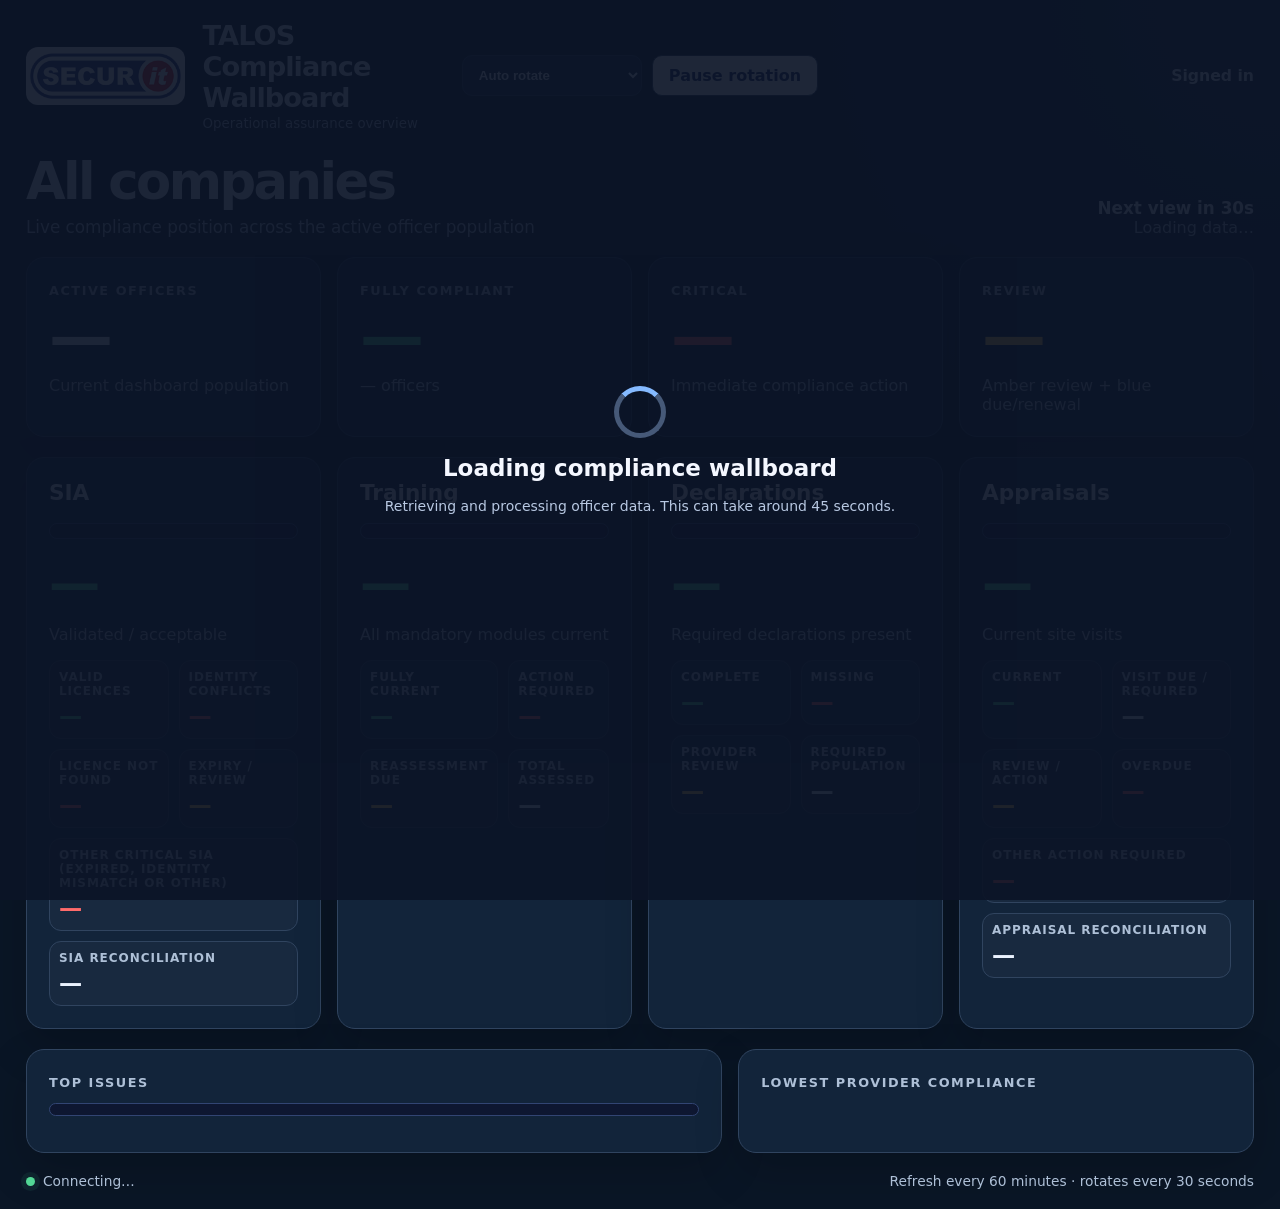
<file: modules/compliance/wallboard.html>
<!doctype html>
<html lang="en">
<head>
<meta charset="utf-8">
<meta name="viewport" content="width=device-width,initial-scale=1">
<meta name="theme-color" content="#0d1530">
<title>TALOS Compliance Wallboard</title>
<style>
:root{--bg:#0d1530;--panel:#151f3f;--panel2:#1a264b;--line:#2c3b69;--text:#f7f9ff;--muted:#aebada;--navy:#8fa8ff;--green:#52d795;--amber:#ffc857;--red:#ff6b6b;--blue:#69b7ff}
*{box-sizing:border-box}html,body{margin:0;width:100%;height:100%;background:var(--bg);color:var(--text);font-family:Inter,ui-sans-serif,system-ui,-apple-system,BlinkMacSystemFont,"Segoe UI",sans-serif}button{font:inherit;cursor:pointer}
body{overflow:auto}.wall{min-height:100vh;padding:20px 26px;display:flex;flex-direction:column;gap:20px;background:radial-gradient(circle at top right,rgba(80,105,190,.18),transparent 33%),var(--bg)}
.topbar{display:grid;grid-template-columns:1fr auto 1fr;align-items:center;gap:20px}.brand{display:flex;align-items:center;gap:18px}.brand img{height:58px;background:#fff;border-radius:12px;padding:4px}.brand h1{margin:0;font-size:1.7rem;letter-spacing:-.035em}.brand small{display:block;color:var(--muted);margin-top:3px}.nav{display:flex;gap:10px;justify-content:center}.nav button{border:1px solid var(--line);background:var(--panel);color:var(--text);border-radius:10px;padding:10px 16px;font-weight:800}.nav button.active{background:#fff;color:#1b2a60}.scope-select{border:1px solid var(--line);background:var(--panel);color:var(--text);border-radius:10px;padding:10px 12px;font-weight:800;min-width:180px}.scope-select:focus{outline:2px solid #8fa8ff;outline-offset:2px}.user{text-align:right;color:var(--muted);font-size:.86rem}.user strong{display:block;color:var(--text);font-size:.98rem}.view-title{display:flex;justify-content:space-between;align-items:flex-end;gap:18px}.view-title h2{font-size:clamp(2rem,4vw,4.8rem);margin:0;letter-spacing:-.05em}.view-title p{margin:6px 0 0;color:var(--muted);font-size:1.05rem}.timing{text-align:right;color:var(--muted);font-variant-numeric:tabular-nums}.timing strong{display:block;color:var(--text);font-size:1.05rem}
.grid{display:grid;grid-template-columns:repeat(4,1fr);gap:16px}.card{background:linear-gradient(180deg,var(--panel2),var(--panel));border:1px solid var(--line);border-radius:18px;padding:22px;box-shadow:0 18px 45px rgba(0,0,0,.18)}.card .label{font-size:.8rem;text-transform:uppercase;letter-spacing:.12em;color:var(--muted);font-weight:850}.value{font-size:clamp(2.4rem,5vw,5.4rem);font-weight:900;letter-spacing:-.06em;margin-top:8px;line-height:.95}.sub{color:var(--muted);margin-top:8px}.green{color:var(--green)}.amber{color:var(--amber)}.red{color:var(--red)}.blue{color:var(--blue)}
.modules{display:grid;grid-template-columns:repeat(4,1fr);gap:16px;min-height:0}.details{display:grid;grid-template-columns:1.35fr 1fr;gap:16px;min-height:0}.issue-list,.rank-list{display:grid;gap:9px;margin-top:14px}.issue-row,.rank-row{display:grid;grid-template-columns:1fr auto;gap:14px;align-items:center;padding:10px 12px;border:1px solid var(--line);border-radius:12px;background:rgba(255,255,255,.025)}.issue-row strong,.rank-row strong{font-size:1.1rem}.rank-meta{color:var(--muted);font-size:.82rem;margin-top:2px}.bar{height:9px;background:#0e1731;border:1px solid #324573;border-radius:99px;overflow:hidden;margin-top:7px}.bar span{display:block;height:100%;background:#52d795}.module-stats{display:grid;grid-template-columns:repeat(2,1fr);gap:10px;margin-top:16px}.mini.wide{grid-column:1/-1}.overall-strip{display:flex;height:13px;border-radius:99px;overflow:hidden;background:#0e1731;border:1px solid #324573;margin-top:12px}.overall-strip span{height:100%}.overall-strip .ok{background:var(--green)}.overall-strip .warn{background:var(--amber)}.overall-strip .bad{background:var(--red)}.module{display:flex;flex-direction:column;min-height:0}.module h3{font-size:1.35rem;margin:0 0 18px}.meter{height:16px;background:#0e1731;border-radius:99px;overflow:hidden;border:1px solid #324573}.meter span{display:block;height:100%;background:linear-gradient(90deg,#52d795,#7bf0b2);width:0}.bigpct{font-size:clamp(2.4rem,4vw,4.3rem);font-weight:900;letter-spacing:-.05em;margin:14px 0 4px}.split{display:grid;grid-template-columns:1fr 1fr;gap:10px;margin-top:auto}.mini{border:1px solid var(--line);border-radius:12px;padding:9px;background:rgba(255,255,255,.025)}.mini span{display:block;color:var(--muted);font-size:.75rem;text-transform:uppercase;letter-spacing:.08em;font-weight:800}.mini strong{display:block;font-size:1.45rem;margin-top:4px}.footer{display:flex;justify-content:space-between;align-items:center;color:var(--muted);font-size:.86rem}.statusdot{display:inline-block;width:9px;height:9px;border-radius:50%;background:var(--green);margin-right:8px;box-shadow:0 0 0 5px rgba(82,215,149,.08)}.paused{background:var(--amber)}
#error{position:fixed;inset:0;background:rgba(13,21,48,.96);display:none;align-items:center;justify-content:center;padding:30px;text-align:center;z-index:30}#error.show{display:flex}#error .box{max-width:720px}.box h2{font-size:2rem}.box p{color:var(--muted);font-size:1.1rem;line-height:1.5}.box button{margin-top:10px;border:0;border-radius:10px;padding:12px 16px;font-weight:800}
@media(max-width:1100px){.grid{grid-template-columns:repeat(2,1fr)}.modules,.details{grid-template-columns:1fr}.wall{overflow:auto}.topbar{grid-template-columns:1fr}.nav{justify-content:flex-start}.user{text-align:left}}

/* TALOS parent theme integration — V1.6 */
html{color-scheme:dark}html[data-talos-theme="light"]{color-scheme:light}
html[data-talos-theme="dark"]{--bg:#0b1626;--panel:#14243a;--panel2:#1b2c44;--line:#31445f;--text:#edf4ff;--muted:#abbdd4;--shadow:0 9px 26px #0004}
html[data-talos-theme="dark"] select,html[data-talos-theme="dark"] select option,html[data-talos-theme="dark"] select optgroup{color:#edf4ff!important;background:#172b43!important}
html[data-talos-theme="light"] select,html[data-talos-theme="light"] select option{color:#202c3e!important;background:#fff!important}

#wallboardLoading{position:fixed;inset:0;z-index:18;background:rgba(11,20,39,.92);display:flex;align-items:center;justify-content:center;flex-direction:column;gap:17px;color:#f4f7ff;text-align:center;padding:25px}
#wallboardLoading[hidden]{display:none!important}.wall-spinner{width:52px;height:52px;border:5px solid #465978;border-top-color:#85baff;border-radius:50%;animation:talos-spin .85s linear infinite}@keyframes talos-spin{to{transform:rotate(360deg)}}
#wallboardLoading strong{font-size:23px}#wallboardLoading span{color:#b8c8e2;font-size:14px}

/* TALOS V1.7 theme harmonisation: inherited user choice, local module colours */
html[data-talos-theme="dark"] {color-scheme:dark;--bg:#0a1626;--panel:#12243a;--panel2:#1b304a;--line:#30445f;--text:#eaf2fe;--muted:#aec0d7;--navy:#86a8ef;--shadow:0 8px 28px #0004}
html[data-talos-theme="light"] {color-scheme:light;--bg:#f3f5f8;--panel:#fff;--panel2:#f6f8fc;--line:#dbe2eb;--text:#213047;--muted:#61718a;--navy:#304d98;--shadow:0 8px 24px #182b400e}
html[data-talos-theme] body {background:var(--bg);color:var(--text)}
html[data-talos-theme] .topnav[hidden],html[data-talos-theme] .nav button[hidden]{display:none!important}
html[data-talos-theme="dark"] :is(input,select,textarea,button.btn.secondary,button.btn.ghost,summary) {color:var(--text);border-color:var(--line)}
html[data-talos-theme="dark"] input,html[data-talos-theme="dark"] textarea,html[data-talos-theme="dark"] select {background:#192e47;color:#ecf4ff}
html[data-talos-theme="dark"] select option {background:#192e47;color:#ecf4ff}
html[data-talos-theme="dark"] .btn.secondary,html[data-talos-theme="dark"] .btn.ghost{background:#20344d;color:#ecf4ff}
html[data-talos-theme="dark"] .card{background:var(--panel);border-color:var(--line);color:var(--text)}
html[data-talos-theme="dark"] dialog{background:var(--panel);color:var(--text)}
html[data-talos-theme="dark"] .loading-overlay{background:rgba(8,17,31,.95)}
html[data-talos-theme="light"] .card{background:var(--panel);border-color:var(--line);color:var(--text)}

html[data-talos-theme="light"] .wall{background:var(--bg);color:var(--text)}
html[data-talos-theme="light"] .card{background:linear-gradient(180deg,#fff,#f9fbff);box-shadow:var(--shadow)}
html[data-talos-theme="light"] .nav button,html[data-talos-theme="light"] .nav select{background:#fff;color:#213047;border-color:#dbe2eb}
html[data-talos-theme="light"] .nav button.active{background:#dce7ff;color:#20396e}
html[data-talos-theme="light"] #error{background:rgba(245,247,250,.97);color:#213047}

</style>
<link rel="stylesheet" href="../../talos-brand.css?v=1"></head>
<body>
<div class="wall">
<header class="topbar">
  <div class="brand"><img src="securit-logo.png" alt="Securit"><div><h1>TALOS Compliance Wallboard</h1><small>Operational assurance overview</small></div></div>
  <nav class="nav"><button id="complianceBtn" hidden>Compliance</button><button id="incidentsBtn" hidden>Incidents</button><select id="scopeSelect" class="scope-select" aria-label="Pause on company"><option value="auto">Auto rotate</option></select><button class="active" id="pauseBtn">Pause rotation</button></nav>
  <div class="user"><strong id="signedInName">Signed in</strong><span id="signedInEmail"></span></div>
</header>
<section class="view-title"><div><h2 id="scopeName">All companies</h2><p id="scopeSubtitle">Live compliance position across the active officer population</p></div><div class="timing"><strong id="nextView">Next view in 30s</strong><span id="dataTime">Loading data…</span></div></section>
<section class="grid">
  <div class="card"><span class="label">Active officers</span><div class="value" id="activeCount">—</div><div class="sub">Current dashboard population</div></div>
  <div class="card"><span class="label">Fully compliant</span><div class="value green" id="compliantPct">—</div><div class="sub" id="compliantCount">— officers</div></div>
  <div class="card"><span class="label">Critical</span><div class="value red" id="criticalCount">—</div><div class="sub">Immediate compliance action</div></div>
  <div class="card"><span class="label">Review</span><div class="value amber" id="reviewCount">—</div><div class="sub" id="reviewDetail">Amber review + blue due/renewal</div></div>
</section>
<section class="modules">
  <div class="card module"><h3>SIA</h3><div class="meter"><span id="siaMeter"></span></div><div class="bigpct green" id="siaPct">—</div><div class="sub">Validated / acceptable</div><div class="module-stats"><div class="mini"><span>Valid licences</span><strong class="green" id="siaValid">—</strong></div><div class="mini"><span>Identity conflicts</span><strong class="red" id="siaConflict">—</strong></div><div class="mini"><span>Licence not found</span><strong class="red" id="siaNotFound">—</strong></div><div class="mini"><span>Expiry / review</span><strong class="amber" id="siaReview">—</strong></div><div class="mini wide"><span>Other critical SIA (expired, identity mismatch or other)</span><strong class="red" id="siaOther">—</strong></div><div class="mini wide"><span>SIA reconciliation</span><strong id="siaReconcile">—</strong></div></div></div>
  <div class="card module"><h3>Training</h3><div class="meter"><span id="trainingMeter"></span></div><div class="bigpct green" id="trainingPct">—</div><div class="sub">All mandatory modules current</div><div class="module-stats"><div class="mini"><span>Fully current</span><strong class="green" id="trainingCurrent">—</strong></div><div class="mini"><span>Action required</span><strong class="red" id="trainingCritical">—</strong></div><div class="mini"><span>Reassessment due</span><strong class="amber" id="trainingReview">—</strong></div><div class="mini"><span>Total assessed</span><strong id="trainingTotal">—</strong></div></div></div>
  <div class="card module"><h3>Declarations</h3><div class="meter"><span id="declMeter"></span></div><div class="bigpct green" id="declPct">—</div><div class="sub">Required declarations present</div><div class="module-stats"><div class="mini"><span>Complete</span><strong class="green" id="declComplete">—</strong></div><div class="mini"><span>Missing</span><strong class="red" id="declMissing">—</strong></div><div class="mini"><span>Provider review</span><strong class="amber" id="declReview">—</strong></div><div class="mini"><span>Required population</span><strong id="declRequired">—</strong></div></div></div>
  <div class="card module"><h3>Appraisals</h3><div class="meter"><span id="appMeter"></span></div><div class="bigpct green" id="appPct">—</div><div class="sub">Current site visits</div><div class="module-stats"><div class="mini"><span>Current</span><strong class="green" id="appCurrent">—</strong></div><div class="mini"><span>Visit due / required</span><strong id="appDue">—</strong></div><div class="mini"><span>Review / action</span><strong class="amber" id="appReview">—</strong></div><div class="mini"><span>Overdue</span><strong class="red" id="appOverdue">—</strong></div><div class="mini wide"><span>Other action required</span><strong class="red" id="appOtherRed">—</strong></div><div class="mini wide"><span>Appraisal reconciliation</span><strong id="appReconcile">—</strong></div></div></div>
</section>
<section class="details">
  <div class="card"><span class="label">Top issues</span><div class="overall-strip"><span class="ok" id="stripGreen"></span><span class="warn" id="stripAmber"></span><span class="bad" id="stripRed"></span></div><div class="issue-list" id="issueList"></div></div>
  <div class="card"><span class="label" id="rankTitle">Lowest provider compliance</span><div class="rank-list" id="rankList"></div></div>
</section>
<footer class="footer"><div><span class="statusdot" id="statusDot"></span><span id="statusText">Connecting…</span></div><div id="refreshText">Refresh every 60 minutes · rotates every 30 seconds</div></footer>
</div>
<div id="wallboardLoading" role="status" aria-live="polite"><div class="wall-spinner" aria-hidden="true"></div><strong>Loading compliance wallboard</strong><span>Retrieving and processing officer data. This can take around 45 seconds.</span></div>
<div id="error"><div class="box"><h2>Wallboard unavailable</h2><p id="errorText"></p><button onclick="location.href='index.html'">Return to Compliance</button></div></div>
<script src="config.js"></script>
<script>
const AUTH_STORAGE_KEY="securitSiaAuthV1";const ROTATE_SECONDS=30;const REFRESH_MS=60*60*1000;let authState={},payload=null,officers=[],scopes=[],scopeIndex=0,secondsLeft=ROTATE_SECONDS,paused=false,refreshTimer=null,rotationTimer=null;
const $=id=>document.getElementById(id);const clean=v=>String(v??"").replace(/\u00a0/g," ").replace(/\s+/g," ").trim();const key=v=>clean(v).toLowerCase();
function auth(){try{const a=JSON.parse(localStorage.getItem(AUTH_STORAGE_KEY)||"{}");return a.email&&a.token?a:null}catch(e){return null}}
async function postJson(url,body){const response=await fetch(url,{method:"POST",cache:"no-store",headers:{"Content-Type":"application/json"},body:JSON.stringify(body)});let data={};try{data=await response.json()}catch(e){}return {response,data}}
async function validate(){const a=auth();if(!a){window.parent.postMessage({talosNavigate:"compliance"},window.location.origin);return false}authState=a;const endpoint=window.SECURIT_AUTH?.validate;if(!endpoint){window.parent.postMessage({talosNavigate:"compliance"},window.location.origin);return false}try{const r=await postJson(endpoint,{email:a.email,token:a.token});if(!r.response.ok||!r.data?.success)throw 0;authState.displayName=r.data.displayName||a.displayName||a.email;localStorage.setItem(AUTH_STORAGE_KEY,JSON.stringify({...a,displayName:authState.displayName}));$("signedInName").textContent=authState.displayName;$("signedInEmail").textContent=a.email;return true}catch(e){localStorage.removeItem(AUTH_STORAGE_KEY);window.parent.postMessage({talosNavigate:"compliance"},window.location.origin);return false}}
function parseDate(v){const t=Date.parse(v||"");return Number.isFinite(t)?new Date(t):null}function dateOnly(d){return new Date(d.getFullYear(),d.getMonth(),d.getDate())}function addMonthsSafe(date,months){const d=new Date(date.getFullYear(),date.getMonth(),date.getDate()),day=d.getDate();d.setDate(1);d.setMonth(d.getMonth()+months);const last=new Date(d.getFullYear(),d.getMonth()+1,0).getDate();d.setDate(Math.min(day,last));return d}
function latestStaff(staff){const m=new Map();for(const r of staff||[]){const id=clean(r.staffId);if(!id)continue;const old=m.get(id);const ts=Date.parse(r.created||r.Created||"")||0,ots=Date.parse(old?.created||old?.Created||"")||0;if(!old||ts>=ots)m.set(id,r)}return m}
function latestDeclarations(rows){const m=new Map();for(const r of rows||[]){const id=clean(r.staffId);if(!id)continue;const old=m.get(id);const ts=Date.parse(r.submitted||"")||0,ots=Date.parse(old?.submitted||"")||0;if(!old||ts>=ots)m.set(id,r)}return m}
function latestAppraisals(rows){const m=new Map();for(const raw of rows||[]){const r={staffId:raw.staffId??raw.StaffID,officerName:raw.officerName??raw.OfficerName,siteName:raw.siteName??raw.SiteName,visitDate:raw.visitDate??raw.VisitDate,completedBy:raw.completedBy??raw.CompletedBy,appraiserRole:raw.appraiserRole??raw.AppraiserRole,siteKnowledge:raw.siteKnowledge??raw.siteknowledge,communication:raw.communication??raw.coms,problemSolving:raw.problemSolving??raw.Problemsloving,teamWork:raw.teamWork??raw.Teamwork,incidentReporting:raw.incidentReporting??raw.IncidentReporting,appearance:raw.appearance??raw.Apperance,timekeeping:raw.timekeeping,overview:raw.overview??raw.Overview};const id=clean(r.staffId);if(!id)continue;const old=m.get(id),ts=Date.parse(r.visitDate||"")||0,ots=Date.parse(old?.visitDate||"")||0;if(!old||ts>=ots)m.set(id,r)}return m}
function appraisalStatus(a){if(!a)return "blue";const d=parseDate(a.visitDate);if(!d)return "blue";const age=Math.floor((dateOnly(new Date())-dateOnly(d))/86400000);if(age>45)return "red";if(age>30)return "blue";const vals=[a.siteKnowledge,a.communication,a.problemSolving,a.teamWork,a.incidentReporting,a.appearance,a.timekeeping].map(Number).filter(Number.isFinite);if(!vals.length)return "amber";const min=Math.min(...vals);if(min<=1)return "red";if(min===2)return "amber";return "green"}
function appraisalLabel(a,status){if(!a)return "1st Visit Required";const d=parseDate(a.visitDate);if(!d)return "1st Visit Required";const age=Math.floor((dateOnly(new Date())-dateOnly(d))/86400000);if(age>45)return "Overdue";if(age>30)return "Visit due";if(status==="red")return "Action required";if(status==="amber")return "Review";return "Current"}
function trainingDate(a){if(!a)return null;const raw=clean(a.completionSerial);if(/^\d+(\.\d+)?$/.test(raw)){const n=Number(raw);if(n>20000&&n<100000)return new Date(Date.UTC(1899,11,30)+(n*86400000))}return parseDate(raw)||parseDate(a.created||a.Created)}
function latestAttempt(rows,id){const all=(rows||[]).filter(a=>clean(a.staffID)===id).map(a=>({a,d:trainingDate(a)})).filter(x=>x.d).sort((x,y)=>y.d-x.d);const jf=all.filter(x=>key(x.a.source||x.a.SourceWorkbook||x.a.sourceWorkbook)==="jotform");return (jf[0]||all[0])?.a||null}
const courses=["ethics","unexpected-filming","id-ooh-social","incident-reporting","health-safety","checkpoint-welfare"];
function trainingStatus(id){let due=false;for(const c of courses){const a=latestAttempt(payload[c],id);if(!a||!a.pass)return "red";const d=trainingDate(a);if(!d)return "red";const today=dateOnly(new Date()),dueDate=addMonthsSafe(d,11),exp=addMonthsSafe(d,12);if(today>=exp)return "red";if(today>=dueDate)due=true}return due?"amber":"green"}
function normProvider(v){return clean(v).toLowerCase().replace(/&/g,"and").replace(/[^a-z0-9]+/g," ").split(" ").filter(Boolean).filter(x=>!["ltd","limited","plc","llp","uk","united","kingdom"].includes(x)).join(" ")}
function excludedProvider(v){return normProvider(v)==="trevion"}
function isSecurit(v){const n=normProvider(v);return n==="securit"||n==="secur it"||n==="securit group"}function isMcl(v){const n=key(v);return /(^|\s)mcl(\s|$)/.test(n)||n.includes("mclaren")}
function declStatus(o,decl){if(!o.provider)return "amber";const direct=isSecurit(o.provider),required=!direct||o.sites.some(isMcl);if(!required)return "na";if(!decl)return "red";if(!direct){const a=normProvider(decl.declaredProvider),b=normProvider(o.provider);if(!a||a!==b)return "amber"}return "green"}
function nameCanon(v){return clean(v).toLowerCase().replace(/[\u0000-\u001f\u007f]/g,"").replace(/[^a-z0-9\s'-]/g," ").replace(/\s+/g," ").trim()}
function siaStatus(o,dupCount){const cs=key(o.complianceStatus),lic=clean(o.licence);if(!lic||cs.includes("licence not found")||cs.includes("license not found"))return "red";const exp=parseDate(o.expiry);if(exp&&dateOnly(exp)<dateOnly(new Date()))return "red";if(dupCount>1)return "red";const c247=nameCanon(o.c247Name),sia=nameCanon(o.siaName);if(c247&&sia&&c247!==sia){const a=c247.split(" "),b=sia.split(" ");if(!(a[0]===b[0]&&a[a.length-1]===b[b.length-1]&&b.length>=a.length))return "red"}if(exp){const days=Math.ceil((dateOnly(exp)-dateOnly(new Date()))/86400000);if(days<=7)return "amber";if(days<=30)return "blue"}return "green"}
function build(){const staff=latestStaff(payload.staff),decls=latestDeclarations(payload.declarations),apps=latestAppraisals(payload.appraisals),byId=new Map();for(const r of payload.sia||[]){const id=clean(r.StaffID);if(!id)continue;let o=byId.get(id);if(!o){const st=staff.get(id);o={id,name:clean(st?.fullName)||clean(`${r.FirstName} ${r.LastName}`),provider:st?(clean(st.Contractor)||"SecurIT"):"Not available",phone:clean(st.phone),sites:[],records:[]};byId.set(id,o)}o.records.push(r);const site=clean(r.Venue);if(site&&!o.sites.includes(site))o.sites.push(site)}const licenceUse=new Map();for(const o of byId.values())for(const r of o.records){const lic=clean(r.SIANumber).replace(/\s+/g,"");if(lic){if(!licenceUse.has(lic))licenceUse.set(lic,new Set());licenceUse.get(lic).add(o.id)}}officers=[...byId.values()].map(o=>{const r=[...o.records].sort((a,b)=>(Date.parse(b.DateChecked)||0)-(Date.parse(a.DateChecked)||0))[0]||{};const licence=clean(r.SIANumber).replace(/\s+/g,"");const x={...o,licence,expiry:r.ExpiryDate,complianceStatus:r.ComplianceStatus,c247Name:clean(`${r.FirstName} ${r.LastName}`),siaName:clean(`${r.SIAFirstName} ${r.SIALastName}`)};x.sia=siaStatus(x,licenceUse.get(licence)?.size||0);x.training=trainingStatus(o.id);x.declaration=declStatus(x,decls.get(o.id));x.appraisalRecord=apps.get(o.id)||null;x.appraisal=appraisalStatus(x.appraisalRecord);x.appraisalLabel=appraisalLabel(x.appraisalRecord,x.appraisal);const vals=[x.sia,x.training,x.declaration,x.appraisal].filter(v=>v!=="na");x.overall=vals.includes("red")?"red":vals.includes("amber")?"amber":vals.includes("blue")?"blue":"green";return x}).filter(o=>!excludedProvider(o.provider));const providers=[...new Set(officers.map(o=>o.provider).filter(v=>v&&v!=="Not available"))].sort((a,b)=>a.localeCompare(b,"en-GB",{sensitivity:"base"}));const sec=providers.filter(isSecurit),others=providers.filter(p=>!isSecurit(p));scopes=[{label:"All companies",provider:null},...sec.map(p=>({label:p,provider:p})),...others.map(p=>({label:p,provider:p}))];scopeIndex=Math.min(scopeIndex,Math.max(0,scopes.length-1));populateScopeSelect();render()}
function pct(n,d){return d?Math.round((n/d)*100):0}function setMeter(id,v){$(id).style.width=`${Math.max(0,Math.min(100,v))}%`}
function issueType(o){const cs=key(o.complianceStatus);if(o.sia!=="red")return "";if(cs.includes("licence not found")||cs.includes("license not found"))return "Licence not found";if(o.licence&&officers.filter(x=>x.licence===o.licence).length>1)return "Licence identity conflict";return "Name / SIA identity mismatch"}
function renderIssues(list){const counts=new Map();for(const o of list){const t=issueType(o);if(t)counts.set(t,(counts.get(t)||0)+1);if(o.training==="red")counts.set("Training action required",(counts.get("Training action required")||0)+1);if(o.declaration==="red")counts.set("Declaration missing",(counts.get("Declaration missing")||0)+1);if(o.declaration==="amber")counts.set("Declaration provider review",(counts.get("Declaration provider review")||0)+1);if(o.appraisalLabel==="Overdue")counts.set("Appraisal overdue",(counts.get("Appraisal overdue")||0)+1);else if(o.appraisalLabel==="Action required")counts.set("Appraisal action required",(counts.get("Appraisal action required")||0)+1);else if(o.appraisalLabel==="Review")counts.set("Appraisal review",(counts.get("Appraisal review")||0)+1);else if(["Visit due","1st Visit Required"].includes(o.appraisalLabel))counts.set("Appraisal visit due",(counts.get("Appraisal visit due")||0)+1)}const order=["Licence identity conflict","Licence not found","Name / SIA identity mismatch","Training action required","Declaration missing","Appraisal overdue","Appraisal action required","Declaration provider review","Appraisal review","Appraisal visit due"];const rows=order.filter(k=>counts.get(k)).slice(0,5).map(k=>`<div class="issue-row"><span>${k}</span><strong class="${k.includes("conflict")||k.includes("not found")||k.includes("mismatch")||k.includes("Training")||k.includes("missing")||k.includes("overdue")||k.includes("action required")?"red":"amber"}">${counts.get(k)}</strong></div>`).join("");$("issueList").innerHTML=rows||'<div class="issue-row"><span>No current exceptions</span><strong class="green">0</strong></div>'}
function renderRanking(scope,list){let groups=new Map(),title="Lowest provider compliance";if(scope.provider){title="Lowest site compliance";for(const o of list){for(const site of o.sites||[]){if(!groups.has(site))groups.set(site,[]);groups.get(site).push(o)}}}else{for(const o of list){if(!groups.has(o.provider))groups.set(o.provider,[]);groups.get(o.provider).push(o)}}const ranked=[...groups.entries()].filter(([n,a])=>n&&a.length).map(([name,a])=>{const good=a.filter(o=>o.overall==="green").length;return{name,total:a.length,p:pct(good,a.length)}}).sort((a,b)=>a.p-b.p||b.total-a.total).slice(0,5);$("rankTitle").textContent=title;$("rankList").innerHTML=ranked.map(r=>`<div class="rank-row"><div><strong>${r.name}</strong><div class="rank-meta">${r.total} officer${r.total===1?"":"s"}</div><div class="bar"><span style="width:${r.p}%"></span></div></div><strong class="${r.p<80?"red":r.p<95?"amber":"green"}">${r.p}%</strong></div>`).join("")||'<div class="rank-row"><span>No ranking data</span><strong>—</strong></div>'}
function populateScopeSelect(){const sel=$("scopeSelect"),current=sel.value||"auto";sel.innerHTML='<option value="auto">Auto rotate</option>'+scopes.map((s,i)=>`<option value="${i}">${s.label}</option>`).join("");if([...sel.options].some(o=>o.value===current))sel.value=current}

function render(){const scope=scopes[scopeIndex]||{label:"All companies",provider:null};const list=scope.provider?officers.filter(o=>o.provider===scope.provider):officers;const total=list.length,overallGreen=list.filter(o=>o.overall==="green").length,critical=list.filter(o=>o.overall==="red").length,review=list.filter(o=>o.overall==="amber"||o.overall==="blue").length;$("scopeName").textContent=scope.label;$("scopeSubtitle").textContent=scope.provider?"Provider compliance position":"Live compliance position across the active officer population";$("activeCount").textContent=total.toLocaleString("en-GB");$("compliantPct").textContent=`${pct(overallGreen,total)}%`;$("compliantCount").textContent=`${overallGreen.toLocaleString("en-GB")} officer${overallGreen===1?"":"s"}`;$("criticalCount").textContent=critical.toLocaleString("en-GB");$("reviewCount").textContent=review.toLocaleString("en-GB");$("reviewDetail").textContent=`${list.filter(o=>o.overall==="amber").length} amber review + ${list.filter(o=>o.overall==="blue").length} blue due / renewal`;const siaG=list.filter(o=>o.sia==="green").length,siaR=list.filter(o=>o.sia==="red").length,siaA=list.filter(o=>o.sia==="amber"||o.sia==="blue").length,sp=pct(siaG,total);$("siaPct").textContent=`${sp}%`;$("siaValid").textContent=siaG;$("siaReview").textContent=siaA;setMeter("siaMeter",sp);const conflicts=list.filter(o=>issueType(o)==="Licence identity conflict").length,notFound=list.filter(o=>issueType(o)==="Licence not found").length;$("siaConflict").textContent=conflicts;$("siaNotFound").textContent=notFound;const otherCritical=Math.max(0,siaR-conflicts-notFound);$("siaOther").textContent=otherCritical;const siaAccounted=siaG+siaA+conflicts+notFound+otherCritical;$("siaReconcile").textContent=`${siaAccounted} / ${total} officers${siaAccounted===total?" ✓":" — CHECK"}`;const trG=list.filter(o=>o.training==="green").length,trR=list.filter(o=>o.training==="red").length,trA=list.filter(o=>o.training==="amber").length,tp=pct(trG,total);$("trainingPct").textContent=`${tp}%`;$("trainingCurrent").textContent=trG;$("trainingCritical").textContent=trR;$("trainingReview").textContent=trA;$("trainingTotal").textContent=total;setMeter("trainingMeter",tp);const req=list.filter(o=>o.declaration!=="na"),dg=req.filter(o=>o.declaration==="green").length,dr=req.filter(o=>o.declaration==="red").length,da=req.filter(o=>o.declaration==="amber").length,dp=pct(dg,req.length);$("declPct").textContent=`${dp}%`;$("declComplete").textContent=dg;$("declMissing").textContent=dr;$("declReview").textContent=da;$("declRequired").textContent=req.length;setMeter("declMeter",dp);const appG=list.filter(o=>o.appraisal==="green").length,appBlue=list.filter(o=>o.appraisal==="blue").length,appAmber=list.filter(o=>o.appraisal==="amber").length,appRed=list.filter(o=>o.appraisal==="red").length,appP=pct(appG,total);$("appPct").textContent=`${appP}%`;$("appCurrent").textContent=appG;$("appDue").textContent=appBlue;$("appReview").textContent=appAmber;$("appOverdue").textContent=list.filter(o=>o.appraisalLabel==="Overdue").length;const appOtherRed=list.filter(o=>o.appraisal==="red"&&o.appraisalLabel!=="Overdue").length;$("appOtherRed").textContent=appOtherRed;const appAccounted=appG+appBlue+appAmber+appRed;$("appReconcile").textContent=`${appAccounted} / ${total} officers${appAccounted===total?" ✓":" — CHECK"}`;setMeter("appMeter",appP);const amber=review;$("stripGreen").style.width=`${pct(overallGreen,total)}%`;$("stripAmber").style.width=`${pct(amber,total)}%`;$("stripRed").style.width=`${pct(critical,total)}%`;renderIssues(list);renderRanking(scope,list);updateCountdown()}
function updateCountdown(){$("nextView").textContent=paused?`Paused on ${scopes[scopeIndex]?.label||"current view"}`:`Next view in ${secondsLeft}s`;$("pauseBtn").textContent=paused?"Resume rotation":"Pause rotation";$("statusDot").classList.toggle("paused",paused)}
async function load(){try{$("statusText").textContent="Refreshing compliance data…";const url=clean(window.SECURIT_SIA_API_URL);if(!url)throw new Error("Compliance API URL is not configured.");const r=await fetch(url,{method:"POST",cache:"no-store"});if(!r.ok)throw new Error(`Compliance API returned HTTP ${r.status}`);const raw=await r.json();payload=raw?.body&&Array.isArray(raw.body.sia)?raw.body:raw;if(!payload||!Array.isArray(payload.sia))throw new Error("Combined compliance payload is unavailable.");build();const now=new Date();$("dataTime").textContent=`Data refreshed ${now.toLocaleTimeString("en-GB",{hour:"2-digit",minute:"2-digit"})}`;$("statusText").textContent="Live compliance data loaded";$("error").classList.remove("show");secondsLeft=ROTATE_SECONDS}catch(e){$("errorText").textContent=e.message||"The wallboard could not load compliance data.";$("error").classList.add("show");$("statusText").textContent="Data unavailable"}}
function startTimers(){rotationTimer=setInterval(()=>{if(paused){updateCountdown();return}secondsLeft--;if(secondsLeft<=0){scopeIndex=(scopeIndex+1)%Math.max(scopes.length,1);secondsLeft=ROTATE_SECONDS;render()}else updateCountdown()},1000);refreshTimer=setInterval(load,REFRESH_MS)}
$("pauseBtn").addEventListener("click",()=>{paused=!paused;if(!paused){$("scopeSelect").value="auto";secondsLeft=ROTATE_SECONDS}updateCountdown()});$("scopeSelect").addEventListener("change",e=>{if(e.target.value==="auto"){paused=false;secondsLeft=ROTATE_SECONDS}else{scopeIndex=Number(e.target.value)||0;paused=true;secondsLeft=ROTATE_SECONDS;render()}updateCountdown()});$("complianceBtn").addEventListener("click",()=>window.parent.postMessage({talosNavigate:"compliance"},window.location.origin));$("incidentsBtn").addEventListener("click",()=>window.parent.postMessage({talosNavigate:"incidents"},window.location.origin));
(async()=>{if(await validate()){await load();document.getElementById("wallboardLoading").hidden=true;startTimers()}})();

/* Shared shell theme: keep independently loaded modules in sync. */
window.addEventListener('message',event=>{if(event.origin!==window.location.origin)return;if(event.data?.talosTheme==='dark'||event.data?.talosTheme==='light')document.documentElement.dataset.talosTheme='dark'});
document.documentElement.dataset.talosTheme='dark';
</script>
</body>
</html>
</file>
<file: styles.css>
:root{font-family:Inter,system-ui,-apple-system,BlinkMacSystemFont,"Segoe UI",sans-serif;font-size:14px}*{box-sizing:border-box}body{--bg:#091320;--side:#0b1b2d;--panel:#13243a;--panel2:#182c45;--field:#0e1d30;--line:#2b405b;--text:#ecf4ff;--muted:#9caec5;--accent:#519df1;--accentfg:#fff;--good:#77ddb2;--bad:#f39aa7;--warn:#e9c27e;--shadow:0 14px 35px #0003;margin:0;background:var(--bg);color:var(--text);transition:background .2s,color .2s}body[data-theme=light]{--bg:#f3f5f8;--side:#fff;--panel:#fff;--panel2:#f6f8fc;--field:#fff;--line:#dbe2ec;--text:#202c3e;--muted:#63738b;--accent:#304d98;--accentfg:#fff;--good:#167958;--bad:#ba3c4c;--warn:#9a6909;--shadow:0 8px 24px #1a29320d}button,input,select,textarea{font:inherit}button{cursor:pointer}button:disabled{opacity:.5;cursor:not-allowed}button,.connection{white-space:nowrap}input,select,textarea{color:var(--text);background:var(--field);border:1px solid var(--line);border-radius:9px;padding:10px 11px;max-width:100%;width:100%;outline:none}input:focus,select:focus,textarea:focus{border-color:var(--accent);box-shadow:0 0 0 3px color-mix(in srgb,var(--accent),transparent 82%)}textarea{min-height:110px;resize:vertical}button{border:1px solid var(--line);border-radius:9px;padding:10px 14px;font-weight:650}button.primary{background:var(--accent);color:var(--accentfg);border-color:var(--accent)}button.quiet{background:var(--panel2);color:var(--text)}.full,.block{width:100%}.shell{min-height:100vh;display:grid;grid-template-columns:236px minmax(0,1fr)}.sidebar{position:sticky;top:0;height:100vh;background:var(--side);border-right:1px solid var(--line);padding:24px 13px;display:flex;flex-direction:column}.sidebrand{display:flex;align-items:center;gap:12px;padding:8px 12px 30px}.sidebrand img{width:43px;height:43px;object-fit:contain}.sidebrand b{font-size:21px;letter-spacing:2px;display:block}.sidebrand span{font-size:10px;letter-spacing:1.3px;color:var(--muted)}.sidesection,.eyebrow{color:var(--muted);font-size:10px;font-weight:750;letter-spacing:1.5px}.sidesection{padding:12px}.sideitem{width:100%;text-align:left;color:var(--muted);background:transparent;border:0;margin:2px 0;padding:12px}.sideitem.selected{color:var(--text);background:var(--panel2)}.sidebarbottom{margin-top:auto;display:grid;gap:13px;padding:10px}.sidebarbottom>small{color:var(--muted)}.identity{display:flex;gap:10px;align-items:center;min-width:0}.identity strong,.identity small{display:block;overflow:hidden;text-overflow:ellipsis;white-space:nowrap;max-width:130px}.identity small{color:var(--muted);font-size:11px}.avatar{background:var(--accent);color:white;width:36px;height:36px;display:grid;place-items:center;border-radius:50%;font-weight:800}main{min-width:0}.topbar{display:flex;align-items:center;justify-content:space-between;gap:16px;padding:28px 32px 14px}.topbar h1{margin:3px 0 0;font-size:26px;letter-spacing:-.8px}.topbar p{margin:5px 0;color:var(--muted)}.topactions{display:flex;gap:8px;align-items:center}.connection{font-size:11px;border:1px solid var(--line);border-radius:999px;padding:8px 10px;color:var(--muted)}.connection.good{color:var(--good)}.maincontent{padding:12px 32px 32px}.kpis{display:grid;grid-template-columns:repeat(4,minmax(0,1fr));gap:14px;margin-bottom:16px}.kpi{background:var(--panel);border:1px solid var(--line);border-radius:13px;padding:16px}.kpi span,.kpi small{display:block;color:var(--muted)}.kpi strong{display:block;font-size:27px;margin:5px 0}.workspace{display:grid;grid-template-columns:minmax(290px,39%) minmax(380px,61%);gap:16px;height:calc(100vh - 251px);min-height:560px}.panel{background:var(--panel);border:1px solid var(--line);border-radius:13px;overflow:hidden;display:flex;flex-direction:column;min-width:0}.panelhead{padding:17px;border-bottom:1px solid var(--line)}.panel h2{margin:0;font-size:16px}.headrow{display:flex;justify-content:space-between;align-items:flex-start;gap:12px}.subtle,.hint{color:var(--muted);font-size:12px}.panelhead p{margin:4px 0 0}.directory input[type=search]{margin-top:14px}.filters{display:flex;gap:7px;margin-top:9px}.filters select{min-width:0}.hint{margin-top:10px}.site-list,.editor-scroll{flex:1;overflow:auto}.site-row{display:flex;justify-content:space-between;gap:10px;padding:12px 17px;border-bottom:1px solid var(--line);cursor:pointer}.site-row:hover,.site-row.selected{background:var(--panel2)}.site-row b{display:block;font-weight:650}.site-row small{display:block;color:var(--muted);margin-top:5px;font-size:11px}.pill{border:1px solid var(--line);border-radius:7px;padding:5px 8px;font-size:10px;align-self:center;white-space:nowrap;color:var(--muted)}.pill.bad{color:var(--bad)}.pill.warn{color:var(--warn)}.pill.good{color:var(--good)}.empty{text-align:center;padding:40px 20px;color:var(--muted)}.editor-scroll{padding:18px 21px}.sectiontitle{font-size:11px;font-weight:800;color:var(--accent);text-transform:uppercase;letter-spacing:1.1px;border-bottom:1px solid var(--line);padding:15px 0 9px;margin-bottom:15px}.sectiontitle:first-child{padding-top:0}.formgrid{display:grid;grid-template-columns:repeat(2,minmax(0,1fr));gap:13px}.formfield{min-width:0}.formfield.wide{grid-column:1/-1}.formfield label{display:block;color:var(--muted);font-size:11px;margin-bottom:6px}.formfield textarea{width:100%}.formfield input[readonly]{opacity:.8}.editor-footer{padding:14px 18px;border-top:1px solid var(--line);display:flex;gap:12px;align-items:center;justify-content:space-between}.editor-footer>div{display:flex;gap:8px}.authgate{position:fixed;inset:0;display:grid;place-items:center;background:var(--bg);z-index:10;padding:15px}.login-card{background:var(--panel);border:1px solid var(--line);border-radius:18px;padding:34px;width:min(430px,100%);box-shadow:var(--shadow)}.login-logo{height:48px;max-width:135px;object-fit:contain;margin-bottom:25px}.login-card h1{margin:8px 0;font-size:27px}.login-card p{color:var(--muted)}.login-card label{display:block;margin:14px 0;color:var(--muted);font-size:12px}.login-card label input{display:block;margin-top:6px}.login-footer{font-size:11px;color:var(--muted);margin-top:20px}.message{font-size:12px;min-height:16px;color:var(--bad)}.toast{position:fixed;bottom:24px;right:24px;background:var(--panel);border:1px solid var(--line);padding:15px;border-radius:9px;box-shadow:var(--shadow);z-index:20;max-width:400px}@media(max-width:1100px){.shell{grid-template-columns:66px minmax(0,1fr)}.sidebrand{padding:4px}.sidebrand div,.sidesection,.sideitem span,.sidebarbottom .identity div:not(.avatar),.sidebarbottom>small{display:none}.sidebar{padding:16px 8px}.topbar,.maincontent{padding-left:18px;padding-right:18px}}@media(max-width:800px){.topbar{align-items:flex-start;flex-direction:column}.kpis{grid-template-columns:repeat(2,1fr)}.workspace{grid-template-columns:1fr;height:auto}.site-list{max-height:410px}.editor-scroll{max-height:68vh}.shell{grid-template-columns:1fr}.sidebar{position:relative;height:auto;flex-direction:row;align-items:center}.sidebarbottom,.sidesection{display:none}.sidebrand div{display:block;padding:0}.sidebrand{padding:0 12px}.sideitem{width:auto}.formgrid{grid-template-columns:1fr}}

[hidden]{display:none!important}

.compact{padding:7px 9px;font-size:11px}.headbuttons{display:flex;align-items:center;gap:7px}.notice{padding:12px;margin-bottom:12px;border:1px solid var(--warn);border-radius:8px;color:var(--warn)}.headrow{align-items:center}

/* Unified TALOS independent module surfaces */
.module-host{padding:0 16px 16px;min-height:calc(100vh - 130px)}
.module-frame{width:100%;height:calc(100vh - 154px);min-height:680px;border:1px solid var(--line);border-radius:13px;background:var(--panel);display:block}
.module-placeholder{padding:32px;text-align:center;color:var(--muted)}
@media(max-width:800px){.module-host{padding:0 8px 8px}.module-frame{height:calc(100vh - 190px);min-height:620px}}

/* V1.6: native dropdown menus match surrounding theme, including popup options */
body{color-scheme:dark}body[data-theme="light"]{color-scheme:light}
select{appearance:auto;min-height:39px}select option,select optgroup{background-color:var(--field);color:var(--text)}
select:focus-visible{outline:2px solid var(--accent);outline-offset:1px}

/* V1.8 mouse-first wallboard presentation */
.wall-presentation-toolbar{display:flex;justify-content:flex-end;margin:0 0 8px}
.wall-presentation-toolbar button{width:auto}
.module-host:fullscreen{padding:0!important;background:#071425;width:100vw;height:100vh;min-height:0;display:block;overflow:hidden}
.module-host:fullscreen .wall-presentation-toolbar{display:none}
.module-host:fullscreen .module-frame[data-module="wallboard"]{width:100%;height:100vh;min-height:0;border:0;border-radius:0}
.wall-exit{display:none;position:fixed;right:22px;top:18px;z-index:1000;background:#1d3656!important;color:#fff!important;border:1px solid #7296c5!important;box-shadow:0 5px 24px #0008;opacity:.85;padding:12px 18px;font-size:14px}
.module-host:fullscreen .wall-exit:not([hidden]){display:block}
.module-host:fullscreen .wall-exit:hover,.module-host:fullscreen .wall-exit:focus{opacity:1;background:#2c5382!important}

/* TALOS V1.9 master-contact multi-picker */
.contact-picker{border:1px solid var(--border, #7b8395);border-radius:10px;padding:10px;min-width:0}.contact-chips{display:flex;gap:6px;flex-wrap:wrap;margin-bottom:8px}.contact-chip{display:inline-flex;align-items:center;gap:7px;padding:5px 8px;border-radius:8px;background:var(--panel,#26334b);border:1px solid var(--border,#657187);font-size:12px;max-width:100%;overflow-wrap:anywhere}.contact-chip small{font-size:11px;opacity:.75}.chip-remove{border:0;background:transparent;color:inherit;cursor:pointer;font-size:18px}.contact-search-row{display:flex;gap:7px}.contact-search-row input{min-width:0;flex:1}.contact-add{border:1px solid var(--border,#64748b);padding:6px 10px;cursor:pointer;border-radius:8px;background:var(--panel,#334155);color:inherit}.contact-options{display:flex;flex-direction:column;gap:4px;max-height:156px;overflow:auto;margin-top:8px}.contact-option{display:flex;gap:9px;align-items:center;padding:5px 6px;border-radius:6px;cursor:pointer;font-size:12px}.contact-option:hover{background:rgba(120,140,160,.13)}.contact-option input{flex-shrink:0}.contact-option span{display:flex;flex-direction:column;gap:2px}.contact-option small,.picker-empty{opacity:.7;font-size:11px}.contact-option[hidden]{display:none!important}

/* TALOS V2.0.9: quick reporting and always-readable build identity */
.talos-quick-event{display:block;width:100%;padding:13px 9px;border-radius:9px;border:2px solid #ff9b9b;color:#fff;font-weight:850;letter-spacing:.035em;background:#b41d29;cursor:pointer;box-shadow:0 0 0 1px rgba(255,30,60,.2);font-size:12px}
.talos-quick-event:hover,.talos-quick-event:focus-visible{background:#e02335;outline:2px solid #ffd1d1;outline-offset:2px}
.talos-version{display:block!important;max-width:100%;overflow:visible!important;white-space:nowrap!important;text-overflow:clip!important;font-size:12px!important;font-weight:800;color:var(--text)!important;letter-spacing:.01em;text-align:center}
@media(min-width:801px) and (max-width:1100px){.talos-quick-event{font-size:0;padding:12px 3px}.talos-quick-event::after{content:'＋';font-size:24px}.talos-version{font-size:9px!important;letter-spacing:-.3px;white-space:normal!important;overflow-wrap:anywhere}}
@media(max-width:800px){.sidebarbottom{display:flex!important;flex-direction:column;min-width:145px}.talos-quick-event{font-size:11px}.talos-version{display:block!important}}

/* V2.0.11 Jotform Image Access — standalone browser diagnostic */
.jotform-status{display:inline-flex;align-items:center;gap:7px;border:1px solid var(--line);background:var(--panel);border-radius:10px;padding:5px 7px;max-width:100%;font-size:11px;white-space:nowrap;color:var(--text)}
.jotform-dot{height:9px;width:9px;flex:none;border-radius:50%;background:#6b94d5;box-shadow:0 0 0 2px #6b94d529}
.jotform-status[data-status=accessible] .jotform-dot{background:#28b879;box-shadow:0 0 0 2px #28b87933}
.jotform-status[data-status=unknown] .jotform-dot{background:#669feb;box-shadow:0 0 0 2px #669feb33}
.jotform-status[data-status=checking] .jotform-dot{animation:jotform-pulse 1.3s ease-in-out infinite}
@keyframes jotform-pulse{50%{opacity:.35}}
.jotform-recheck{border:1px solid var(--line);background:var(--panel2);color:var(--text);padding:4px 7px;border-radius:6px;font-size:15px;line-height:1}
.jotform-recheck:disabled{opacity:.5}
#jotformOpen{color:var(--accent);font-weight:700;text-decoration:underline;text-underline-offset:2px}
@media(max-width:1200px){.topactions{flex-wrap:wrap;justify-content:flex-end}.jotform-status{order:0}}
@media(max-width:800px){.topactions{justify-content:flex-start}.jotform-status{flex-wrap:wrap;white-space:normal}}
@media(prefers-reduced-motion:reduce){.jotform-status .jotform-dot{animation:none!important}}

/* V2.0.12: red when photograph access cannot be established, with contextual Check action. */
.jotform-status[data-status=failed]{border-color:#d93f49}
.jotform-status[data-status=failed] .jotform-dot{background:#e34850;box-shadow:0 0 0 2px #e3485033}
#jotformOpen[hidden]{display:none!important}

/* V2.0.13 SharePoint pre-login diagnostic */
#sharepointGate[hidden],#authGate[hidden]{display:none!important}
.sp-gate-button{display:block;text-align:center;background:var(--accent);color:var(--accentfg);padding:12px 10px;border-radius:9px;text-decoration:none;font-weight:700;margin:14px 0}
#sharepointGateActions .subtle{font-size:12px;line-height:1.5}
#sharepointStatus[data-status=failed]{border-color:#d93f49}
#sharepointStatus[data-status=failed] .jotform-dot{background:#e34850;box-shadow:0 0 0 2px #e3485033}

/* V2.0.15: TALOS-wide theme comfort and clear accessible controls */
body[data-theme="light"]{--bg:#e7ecf2;--side:#f2f5f9;--panel:#f7f9fc;--panel2:#e9eef5;--field:#f4f7fa;--line:#cbd5e1;--text:#1d293b;--muted:#53657d;--shadow:0 8px 24px #172a4014}
body[data-theme="light"] .login-card{background:#f7f9fc}
body[data-theme="light"] .kpi,body[data-theme="light"] .panel,body[data-theme="light"] .jotform-status{background:var(--panel)}
body[data-theme="dark"]{--muted:#b8c9df;--line:#405470}
body[data-theme="dark"] .subtle,body[data-theme="dark"] .hint,body[data-theme="dark"] .identity small{color:#bacbe1}
.login-card{position:relative}.login-theme-switch{position:absolute;right:17px;top:17px;padding:7px 10px;font-size:11px;background:var(--panel2);color:var(--text);border:1px solid var(--line);border-radius:8px}
.login-theme-switch:hover,.login-theme-switch:focus-visible{outline:2px solid var(--accent);outline-offset:2px}

/* V2.0.19 in-place compliance card */
.talos-officer-cover[hidden]{display:none!important}.talos-officer-cover{position:fixed;inset:0;background:rgba(7,17,30,.78);z-index:20000;display:flex;flex-direction:column;padding:10px 18px 18px;backdrop-filter:blur(3px)}.talos-officer-toolbar{display:flex;align-items:center;justify-content:space-between;gap:14px;color:#fff;max-width:1120px;width:100%;margin:0 auto 6px}.talos-officer-popup-frame{width:100%;max-width:1120px;min-height:0;flex:1;border:0;background:transparent;margin:auto;border-radius:12px}

/* V2.0.26: structured navigation, accessible button states and upcoming module previews */
.sidebar{padding-left:13px;padding-right:13px}
.talos-navigation{flex:1;min-height:0;overflow-y:auto;overflow-x:hidden;padding:0 4px 12px;scrollbar-width:thin;scrollbar-color:var(--line) transparent}
.nav-group{margin:6px 0 18px}
.nav-group+.nav-group{border-top:1px solid var(--line);padding-top:13px}
.nav-group .sidesection{display:flex;align-items:center;gap:9px;padding:8px 8px 11px;font-size:10px;font-weight:850;letter-spacing:1.4px;color:var(--muted);line-height:1.35}
.nav-heading-mark{display:block;flex:none;width:4px;height:15px;border-radius:3px;background:var(--accent)}
.talos-navigation .sideitem{display:flex;align-items:center;gap:10px;width:100%;margin:3px 0;padding:12px 10px;border:1px solid var(--line);border-radius:10px;background:var(--panel);color:var(--text);font-weight:650;font-size:13px;line-height:1.25;white-space:normal;min-height:46px;transition:background .15s,border-color .15s,box-shadow .15s,transform .15s}
.talos-navigation .sideitem>span:nth-child(2){flex:1;text-align:left}
.talos-navigation .nav-icon{display:grid;place-items:center;flex:none;width:23px;height:23px;border-radius:6px;background:var(--panel2);color:var(--muted);font-size:15px}
.talos-navigation .sideitem:hover{background:var(--panel2);border-color:var(--accent);transform:translateX(2px)}
.talos-navigation .sideitem:focus-visible{outline:3px solid var(--accent);outline-offset:2px}
.talos-navigation .sideitem.selected{background:var(--accent);border-color:var(--accent);color:var(--accentfg);box-shadow:0 4px 13px #0002}
.talos-navigation .sideitem.selected .nav-icon{background:#ffffff2e;color:inherit}
.nav-soon{font-size:9px;letter-spacing:.4px;font-weight:800;color:var(--muted);border:1px solid var(--line);border-radius:5px;padding:3px 4px}
.nav-upcoming .sideitem{border-style:dashed}
.sidebarbottom{flex:none;border-top:1px solid var(--line);padding-top:14px}
.talos-restricted-backdrop[hidden]{display:none!important}
.talos-restricted-backdrop{position:fixed;inset:0;z-index:30000;display:grid;place-items:center;padding:20px;background:rgba(5,13,26,.75);backdrop-filter:blur(4px)}
.talos-restricted-dialog{background:var(--panel);border:1px solid var(--line);color:var(--text);border-radius:18px;box-shadow:0 20px 60px #0005;padding:32px 28px;text-align:center;width:min(100%,430px)}
.talos-restricted-dialog .restricted-symbol{font-size:29px;margin-bottom:12px}
.talos-restricted-dialog h2{font-size:26px;margin:12px 0 10px}
.talos-restricted-dialog p{color:var(--muted);line-height:1.6;margin:0 0 24px}
.talos-restricted-dialog button{min-width:145px}
@media(max-width:800px){.talos-navigation .sideitem{padding:10px 8px;font-size:12px}.nav-soon{font-size:8px}.nav-group .sidesection{font-size:9px;letter-spacing:1px}}

/* TALOS Survey palette */
body,body[data-theme="dark"]{--bg:#0b1018;--side:#0e1621;--panel:#102331;--panel2:#192e3b;--field:#111b27;--line:#354b5c;--text:#edf3f8;--muted:#b8c9df;--accent:#44b6d8;--accentfg:#07151e}

/* TALOS Aerial Intelligence expandable survey directory */
.talos-navigation .aerial-disclosure{margin:3px 0}
.talos-navigation .aerial-disclosure summary{list-style:none;cursor:pointer;border-style:solid}
.talos-navigation .aerial-disclosure summary::-webkit-details-marker{display:none}
.talos-navigation .aerial-disclosure summary::marker{content:""}
.talos-navigation .aerial-chevron{flex:none;color:var(--muted);font-size:15px;transition:transform .18s}
.talos-navigation .aerial-disclosure[open] .aerial-chevron{transform:rotate(90deg)}
.talos-navigation .aerial-disclosure[open] summary{border-color:var(--accent)}
.talos-navigation .aerial-links{display:grid;gap:5px;margin:6px 0 10px 13px;padding-left:9px;border-left:1px solid var(--line)}
.talos-navigation .aerial-links a{display:flex;align-items:center;justify-content:space-between;gap:8px;padding:10px 9px;border:1px solid var(--line);border-radius:8px;background:var(--panel);color:var(--text);text-decoration:none;font-size:12px;line-height:1.35;white-space:normal}
.talos-navigation .aerial-links a .external-mark{flex:none;color:var(--accent)}
.talos-navigation .aerial-disclosure summary:hover,.talos-navigation .aerial-links a:hover{border-color:#ff4c5b!important;box-shadow:0 0 0 1px #ff4c5b55,0 0 13px #ff263f88,0 0 26px #ff263f44!important;background:var(--panel2)}
.talos-navigation .aerial-disclosure summary:focus-visible,.talos-navigation .aerial-links a:focus-visible{outline:2px solid #ff6571!important;outline-offset:3px}
.talos-navigation .aerial-disclosure:not([open]) .aerial-links{display:none}
.talos-navigation .aerial-disclosure summary>span,.talos-navigation .aerial-links a>span{display:inline}
@media(prefers-reduced-motion:reduce){.talos-navigation .aerial-chevron{transition:none}}
</file>
<file: talos-brand.css>
/* TALOS shared brand interaction — dark-only */
:root{color-scheme:dark}
:is(button,input[type="button"],input[type="submit"],input[type="reset"],[role="button"],a.btn,a.button,a.action,a.primary,a.quiet,a.wa-btn,a.sp-gate-button,label.file-picker-label){transition:box-shadow .18s ease,border-color .18s ease,background-color .18s ease}
:is(button,input[type="button"],input[type="submit"],input[type="reset"],[role="button"],a.btn,a.button,a.action,a.primary,a.quiet,a.wa-btn,a.sp-gate-button,label.file-picker-label):not(:disabled):not([aria-disabled="true"]):hover{border-color:#ff4c5b!important;box-shadow:0 0 0 1px #ff4c5b55,0 0 13px #ff263f88,0 0 26px #ff263f44!important}
:is(button,input[type="button"],input[type="submit"],input[type="reset"],[role="button"],a.btn,a.button,a.action,a.primary,a.quiet,a.wa-btn,a.sp-gate-button,label.file-picker-label):focus-visible{outline:2px solid #ff6571!important;outline-offset:3px;box-shadow:0 0 15px #ff263f77!important}
@media(prefers-reduced-motion:reduce){:is(button,input[type="button"],input[type="submit"],[role="button"],a.btn,a.button,a.action){transition:none}}
</file>
<file: lee-mode.css>
/* Lee Mode: deliberately retro, readable, and entirely optional. */
html.lee-mode{color-scheme:dark}
html.lee-mode body,html.lee-mode body[data-theme="dark"],html.lee-mode[data-talos-theme="dark"]{
--bg:#280b39!important;--side:#390e59!important;--panel:#38154e!important;--panel2:#57204e!important;--field:#211039!important;--line:#ff57c7!important;--text:#fff8ff!important;--txt:#fff8ff!important;--muted:#ffe1f8!important;--accent:#baff38!important;--accentfg:#162200!important;
}
html.lee-mode body{background:repeating-linear-gradient(135deg,#280b39 0 18px,#310c46 18px 36px)!important;color:#fff8ff!important}
html.lee-mode :is(.sidebar,.topbar,.top,.hero,.panelhead){background:linear-gradient(120deg,#4d126b,#8b145e,#184b70)!important;color:#fff!important}
html.lee-mode :is(.panel,.card,.kpi,.module,.access-card){background:#38154e!important;border-color:#ff57c7!important;color:#fff8ff!important}
html.lee-mode :is(h1,h2,h3,.eyebrow,.sidesection){color:#fff!important;text-shadow:1px 1px #a80079,0 0 7px #ff57c7}
html.lee-mode :is(button,.sideitem,a.btn,a.action,.aerial-links a):not(:disabled){background:linear-gradient(#eaff9c,#a7e32b 48%,#77b900 52%,#c5f850)!important;color:#182800!important;border:1px solid #ffdf00!important;text-shadow:none;border-radius:10px;box-shadow:inset 0 1px 2px #fff9}
html.lee-mode :is(button,.sideitem,a.btn,a.action,.aerial-links a):not(:disabled):hover{background:linear-gradient(#fffca3,#ffca00)!important;color:#311000!important;box-shadow:0 0 12px #ff48b7,0 0 20px #ff48b7!important}
html.lee-mode :is(.sideitem.selected,button[aria-pressed="true"]){background:linear-gradient(#ff94de,#d51b91)!important;color:#220019!important}
html.lee-mode :is(input:not([type="checkbox"]):not([type="radio"]),select,textarea){background:#211039!important;color:#fff8ff!important;border-color:#ff57c7!important}
html.lee-mode .nav-icon{background:#412264!important;color:#fff!important}
html.lee-mode .nav-soon{color:inherit}
html.lee-mode :is(.subtle,.hint,.muted,.identity small){color:#ffe1f8!important}
html.lee-mode .appraisal-overview{background:#38154e!important;color:#fff8ff!important}
html.lee-mode .appraisal-overview :is(summary,p){color:#fff8ff!important}
#leeMode[hidden]{display:none!important}

/* The forbidden button: restrained, infrequent shimmer in normal TALOS mode. */
#leeMode{position:relative;isolation:isolate;overflow:hidden}
html:not(.lee-mode) #leeMode:not([hidden]){border-color:#526b7c;background:#192e3b;color:#e5eef5}
html:not(.lee-mode) #leeMode:not([hidden])::after{content:"";position:absolute;inset:0;pointer-events:none;background:linear-gradient(110deg,transparent 25%,rgba(191,232,248,.18) 47%,transparent 68%);transform:translateX(-120%);animation:lee-shimmer 6s ease-in-out infinite}
@keyframes lee-shimmer{0%,68%{transform:translateX(-120%)}90%,100%{transform:translateX(120%)}}
.lee-dialog{width:min(420px,calc(100vw - 32px));border:1px solid var(--line,#476273);border-radius:16px;padding:26px;background:var(--panel,#102331);color:var(--text,#edf3f8);box-shadow:0 18px 80px #0009;text-align:center}
.lee-dialog::backdrop{background:rgba(5,12,23,.76);backdrop-filter:blur(4px)}
.lee-dialog h2{font-size:23px;margin:0 0 10px}
.lee-dialog p{font-size:15px;line-height:1.5;color:var(--muted,#b8c9df);margin:0 0 24px}
.lee-dialog-actions{display:flex;justify-content:center;gap:12px}
.lee-dialog-actions button{min-width:100px}
html.lee-mode .lee-announcement{background:linear-gradient(145deg,#38154e,#72145d);color:#fff;border:3px solid #ff57c7;box-shadow:0 0 30px #ff57c7aa,0 0 60px #baff3855}
.lee-announcement-star{font-size:42px;color:#baff38;text-shadow:0 0 13px #baff38;margin-bottom:8px}
html.lee-mode .lee-announcement h2{font-size:clamp(25px,6vw,36px);margin:0 0 22px;color:#fff;text-shadow:2px 2px #a80079,0 0 12px #ff57c7}
@media(prefers-reduced-motion:reduce){html:not(.lee-mode) #leeMode::after{animation:none;display:none}}

/* Slow MySpace colour drift, keeping text and status indicators stable. */
#leeSound[hidden]{display:none!important}
html.lee-mode :is(.sidebar,.topbar,.top,.hero,.panelhead){background:linear-gradient(115deg,#531169,#8b145e,#154d72,#531169)!important;background-size:300% 300%!important;animation:lee-gradient-drift 19s ease-in-out infinite}
html.lee-mode .lee-announcement{background:linear-gradient(130deg,#38154e,#8b145e,#17496c,#38154e)!important;background-size:300% 300%!important;animation:lee-gradient-drift 10s ease-in-out infinite}
html.lee-mode :is(.panel,.card,.kpi,.module,.access-card){animation:lee-border-drift 12s ease-in-out infinite}
@keyframes lee-gradient-drift{0%,100%{background-position:0% 50%}50%{background-position:100% 50%}}
@keyframes lee-border-drift{0%,100%{border-color:#ff57c7;box-shadow:0 0 7px #ff57c744}50%{border-color:#77f4ff;box-shadow:0 0 9px #77f4ff44}}
@media(prefers-reduced-motion:reduce){html.lee-mode :is(.sidebar,.topbar,.top,.hero,.panelhead,.lee-announcement,.panel,.card,.kpi,.module,.access-card){animation:none!important}}
</file>
<file: christmas-mode.css>
#christmasMode[hidden],#christmasSound[hidden],#christmasSnow[hidden]{display:none!important}
#christmasMode:not([hidden]){border:1px solid #b49a55;color:#ffe8a6;background:#20372e;box-shadow:0 0 8px #e6bc5233}
html.christmas-mode{color-scheme:dark}
html.christmas-mode body,html.christmas-mode body[data-theme="dark"],html.christmas-mode[data-talos-theme="dark"]{--bg:#10261e!important;--side:#163b2b!important;--panel:#19372b!important;--panel2:#244b39!important;--field:#10271e!important;--line:#9b8151!important;--text:#fff9e9!important;--txt:#fff9e9!important;--muted:#e2d6bb!important;--accent:#f4d477!important;--accentfg:#302408!important}
html.christmas-mode body{background:#10261e!important;color:#fff9e9!important}
html.christmas-mode :is(.sidebar,.topbar,.top,.hero,.panelhead){background:linear-gradient(115deg,#173e2c,#70232b,#254e38,#173e2c)!important;background-size:300% 300%!important;animation:christmas-drift 22s ease infinite;color:#fff9e9!important}
html.christmas-mode :is(.panel,.card,.kpi,.module,.access-card){background:#19372b!important;border-color:#9b8151!important;color:#fff9e9!important}
html.christmas-mode :is(button,.sideitem,a.btn,a.action,.aerial-links a):not(:disabled){background:linear-gradient(#a83e46,#731f2c)!important;color:#fff9e9!important;border:1px solid #d5b86b!important}
html.christmas-mode :is(.sideitem.selected,button[aria-pressed="true"]){background:#f4d477!important;color:#302408!important}
html.christmas-mode :is(input:not([type="checkbox"]):not([type="radio"]),select,textarea){background:#10271e!important;color:#fff9e9!important;border-color:#9b8151!important}
html.christmas-mode :is(h1,h2,h3,.eyebrow,.sidesection){color:#fff5d5!important}
html.christmas-mode :is(.subtle,.hint,.muted,.identity small){color:#e2d6bb!important}
html.christmas-mode .appraisal-overview{background:#19372b!important;color:#fff9e9!important}
html.christmas-mode .appraisal-overview :is(summary,p){color:#fff9e9!important}
html.christmas-mode .christmas-announcement{background:#19372b;border:2px solid #f4d477;color:#fff9e9;box-shadow:0 0 24px #f4d47766}
.christmas-star{font-size:44px;color:#f4d477;text-shadow:0 0 12px #eabf69;margin-bottom:12px}
#christmasSnow{position:fixed;inset:0;overflow:hidden;pointer-events:none;z-index:10000}
#christmasSnow span{position:absolute;top:-30px;left:var(--x);font-size:var(--size);color:#fff;opacity:.35;animation:christmas-fall var(--duration) linear var(--delay) infinite}
@keyframes christmas-fall{to{transform:translate(35px,110vh)}}
@keyframes christmas-drift{0%,100%{background-position:0% 50%}50%{background-position:100% 50%}}
@media(prefers-reduced-motion:reduce){#christmasSnow{display:none!important}html.christmas-mode :is(.sidebar,.topbar,.top,.hero,.panelhead){animation:none!important}}
</file>
<file: modules/c247/c247.css>
:root{font-family:Inter,system-ui,-apple-system,"Segoe UI",sans-serif}*{box-sizing:border-box}body{--bg:#091320;--panel:#13243a;--panel2:#182c45;--field:#0e1d30;--line:#405470;--text:#ecf4ff;--muted:#b8c9df;--accent:#519df1;--bad:#f39aa7;--warn:#e9c27e;margin:0;background:var(--bg);color:var(--text);font-size:13px;color-scheme:dark}body[data-theme=light]{--bg:#e7ecf2;--panel:#f7f9fc;--panel2:#e9eef5;--field:#fff;--line:#cbd5e1;--text:#1d293b;--muted:#53657d;--accent:#304d98;--bad:#a52b43;--warn:#8b6317;color-scheme:light}main{padding:22px;max-width:2000px;margin:auto}.intro,.resultbar,.buttonrow,.actions{display:flex;justify-content:space-between;align-items:center;gap:12px;flex-wrap:wrap}.intro h1{font-size:25px;margin:4px 0}.intro p,.resultbar p,.foot{color:var(--muted);margin:5px 0}.eyebrow{color:var(--muted);font-size:11px;letter-spacing:1.1px;font-weight:800}.notice{margin:17px 0;border:1px solid var(--line);border-left:4px solid var(--warn);background:var(--panel);border-radius:9px;padding:12px;color:var(--text)}.panel,.stats>div{background:var(--panel);border:1px solid var(--line);border-radius:12px;padding:17px;margin-bottom:16px}.filtergrid{display:grid;grid-template-columns:repeat(3,minmax(0,1fr));gap:13px}label{display:block;color:var(--muted);font-size:12px;font-weight:650}input,select{display:block;background:var(--field);color:var(--text);border:1px solid var(--line);border-radius:8px;padding:10px;width:100%;margin-top:6px;font:inherit;min-width:0}input:focus,select:focus{outline:2px solid var(--accent);outline-offset:1px}#officerSearch{margin-bottom:5px}.buttonrow{justify-content:flex-start;margin-top:17px}button{background:var(--panel2);color:var(--text);border:1px solid var(--line);border-radius:8px;padding:10px 14px;font-weight:700;cursor:pointer}button.primary{background:var(--accent);color:white;border-color:var(--accent)}button:disabled{opacity:.5;cursor:not-allowed}.status{padding:8px 10px;border:1px solid var(--line);border-radius:20px;color:var(--muted)}.status.good{color:#38b781}.status.bad{color:var(--bad)}#message{color:var(--muted)}.stats{display:grid;grid-template-columns:repeat(4,minmax(0,1fr));gap:12px}.stats>div{margin:0 0 16px}.stats span{display:block;color:var(--muted)}.stats strong{display:block;font-size:26px;margin-top:8px}.results{padding:0;overflow:hidden}.resultbar{padding:15px 17px}.resultbar h2{margin:0;font-size:17px}.resultsearch{width:min(340px,100%)}.tablewrap{overflow:auto;max-height:560px}table{border-collapse:collapse;width:100%;min-width:1180px;text-align:left}thead{position:sticky;top:0;background:var(--panel2);z-index:1}th,td{border-top:1px solid var(--line);padding:11px;vertical-align:top}th{font-size:11px;color:var(--muted);white-space:nowrap}td small{display:block;color:var(--muted);margin-top:4px}.muted{color:var(--muted)}.late{color:var(--bad);font-weight:750}.early{color:#38b781}.pending{color:var(--warn)}.empty{text-align:center;color:var(--muted);padding:40px}.foot{font-size:12px;line-height:1.5;margin-bottom:25px}@media(max-width:1050px){.filtergrid{grid-template-columns:repeat(2,minmax(0,1fr))}}@media(max-width:650px){main{padding:12px}.filtergrid{grid-template-columns:1fr}.stats{grid-template-columns:repeat(2,1fr)}.intro h1{font-size:21px}}
.officer-link{background:none;border:0;padding:0;color:var(--accent);text-decoration:underline;text-underline-offset:3px;cursor:pointer;font:inherit;font-weight:700;text-align:left}.officer-link:hover{opacity:.8}.officer-link:focus-visible{outline:2px solid var(--accent);outline-offset:3px}

.hours-val{white-space:nowrap;font-variant-numeric:tabular-nums;font-weight:750}.hours-val small{font-weight:500;white-space:normal}table{min-width:1460px}
</file>
<file: modules/cms/cms.css>
*{box-sizing:border-box}body{--bg:#071426;--panel:#10233c;--sub:#1c3553;--field:#0b1c33;--line:#314767;--text:#eef5ff;--muted:#afc2da;--blue:#7cb4fc;--green:#5bd8a7;--red:#ff787e;background:var(--bg);color:var(--text);font:14px/1.45 system-ui,-apple-system,Segoe UI,sans-serif;margin:0;color-scheme:dark}body[data-theme=light]{--bg:#f1f5fa;--panel:#fff;--sub:#eef3f9;--field:#fff;--line:#ced8e5;--text:#162941;--muted:#56677c;--blue:#215a9f;--green:#167c52;--red:#bb303f;color-scheme:light}.wrap{max-width:1500px;margin:auto;padding:24px 28px}.hero,.panelhead,.actions,.tabs,.submitbar,.aux{display:flex;align-items:center;justify-content:space-between;gap:16px}.hero{margin-bottom:18px}.hero h1{font-size:28px;margin:2px 0}.hero p,.panelhead p,.aux p{color:var(--muted);margin:2px 0}.eyebrow{font-size:11px;letter-spacing:.12em;color:var(--blue);font-weight:800}.identity{text-align:right;color:var(--text)}.identity small{display:block;color:var(--muted)}button,input,textarea,select{font:inherit}button{border-radius:8px;padding:10px 14px;cursor:pointer;border:1px solid var(--line);font-weight:650}button.primary{background:#2855a6;color:white;border-color:#2855a6}button.quiet,.tab{background:var(--sub);color:var(--text)}button:disabled{opacity:.55;cursor:not-allowed}button:focus-visible,input:focus-visible,select:focus-visible,textarea:focus-visible{outline:3px solid var(--blue)}.tabs{justify-content:flex-start;border-bottom:1px solid var(--line);margin-bottom:20px}.tab{border-radius:10px 10px 0 0;border-bottom:0}.tab.active{background:#2556ac;color:white}.metric-row{display:grid;grid-template-columns:repeat(4,1fr);gap:12px;margin-bottom:16px}.metric,.panel{border:1px solid var(--line);background:var(--panel);border-radius:12px}.metric{padding:18px}.metric small{display:block;color:var(--muted)}.metric strong{font-size:33px;display:block;margin-top:3px}.panel{padding:20px}.panelhead{margin-bottom:15px}.panelhead h2{font-size:20px;margin:0}.filters,.formgrid{display:grid;gap:13px}.filters{grid-template-columns:2fr 1fr 1fr;margin-bottom:16px}.formgrid{grid-template-columns:repeat(2,minmax(0,1fr))}label{display:flex;flex-direction:column;gap:6px;font-size:13px;font-weight:650}.wide{grid-column:1/-1}.req{color:var(--red)}input,select,textarea{background:var(--field);border:1px solid var(--line);border-radius:8px;color:var(--text);padding:11px;min-width:0;width:100%}textarea{resize:vertical}.comments{margin-top:17px}.conditional{border:1px solid var(--line);background:var(--sub);border-radius:10px;padding:16px;margin-top:16px;display:grid;grid-template-columns:repeat(2,minmax(0,1fr));gap:12px}.conditional[hidden]{display:none}.aux{padding:18px;border:1px dashed var(--line);border-radius:10px;margin-top:16px}.aux h3{margin:0;font-size:14px}.disabled-look{opacity:.75}.submitbar{justify-content:flex-end;margin-top:15px}.status{color:var(--muted);min-height:21px;margin-top:12px}.status.error{color:var(--red)}.status.success{color:var(--green)}.tag{border-radius:99px;padding:5px 10px;background:var(--sub);color:var(--muted);font-size:11px}.empty{padding:48px;text-align:center;color:var(--muted);border:1px dashed var(--line);border-radius:8px}.report-row{display:grid;grid-template-columns:155px minmax(170px,1.3fr) minmax(150px,1fr) minmax(150px,1fr) 110px;align-items:center;gap:12px;padding:13px;border-top:1px solid var(--line)}.report-row:first-child{border-top:0}.report-row strong{font-size:13px}.report-row small{color:var(--muted);display:block}.report-row button{justify-self:end}.pill{font-size:11px;font-weight:700;border-radius:99px;padding:4px 8px;background:var(--sub);color:var(--muted)}.pill.open{background:#ffe1a823;color:#e4a84e}.overlay{position:fixed;inset:0;background:#0009;display:flex;align-items:center;justify-content:center;padding:22px}.overlay[hidden]{display:none}.detail{background:var(--panel);border:1px solid var(--line);border-radius:12px;max-width:850px;width:100%;max-height:90vh;overflow:auto;padding:22px}.detail dl{display:grid;grid-template-columns:150px 1fr;gap:9px}.detail dt{color:var(--muted)}.detail dd{margin:0;white-space:pre-wrap;overflow-wrap:anywhere}.notice{padding:12px;background:var(--sub);border-radius:9px;color:var(--muted)}@media(max-width:850px){.metric-row{grid-template-columns:repeat(2,1fr)}.filters,.formgrid{grid-template-columns:1fr}.report-row{grid-template-columns:1fr 1fr}.hero{align-items:flex-start}.wrap{padding:12px}}
.fieldhint{display:block;color:var(--muted);font-size:11px;font-weight:400;line-height:1.4;margin-top:3px}

.history-panel{border:1px solid var(--line);background:var(--sub);border-radius:10px;padding:14px 16px}.history-panel h3{font-size:14px;margin:0 0 10px}.history-stats{display:flex;gap:28px;flex-wrap:wrap;margin-bottom:10px}.history-stats strong{display:block;font-size:26px}.history-stats small,.muted{color:var(--muted)}.history-breakdown{display:flex;flex-wrap:wrap;gap:7px}.history-chip{display:inline-block;padding:5px 9px;background:var(--panel);border:1px solid var(--line);border-radius:7px;font-size:12px}

/* v2.0.6: description-specific native tooltip and wall display */
.report-notes{display:block;max-width:100%;white-space:nowrap;overflow:hidden;text-overflow:ellipsis;cursor:help}.report-notes:focus-visible{outline:2px solid var(--blue);border-radius:3px}.cms-wall{min-height:75vh}.wall-header{display:flex;justify-content:space-between;align-items:center;gap:20px;margin-bottom:20px}.wall-header h2{font-size:clamp(24px,3vw,42px);margin:4px 0}.wall-header p{color:var(--muted);margin:0}.wall-summary{display:grid;grid-template-columns:1fr 1fr 2fr;gap:14px;margin-bottom:18px}.wall-summary>div{background:var(--panel);border:1px solid var(--line);border-radius:12px;padding:19px}.wall-summary span,.wall-summary small{display:block;color:var(--muted)}.wall-summary strong{font-size:42px;display:block}.wall-rows{border:1px solid var(--line);border-radius:12px;overflow:hidden;background:var(--panel)}.wall-item{display:grid;grid-template-columns:minmax(180px,1.1fr) minmax(300px,2fr) minmax(180px,.8fr);gap:22px;align-items:center;padding:17px 22px;border-bottom:1px solid var(--line)}.wall-item:last-child{border:0}.wall-item.wall-unowned{border-left:5px solid #e4a84e}.wall-item strong{display:block;font-size:clamp(15px,1.5vw,23px)}.wall-item small{display:block;color:var(--muted);font-size:clamp(12px,1vw,15px);margin-top:5px}.wall-right{text-align:right}.wall-right .pill{display:inline-block}.cms-wall:fullscreen{background:var(--bg);padding:28px;overflow:auto;color:var(--text)}.cms-wall:fullscreen .wall-item{padding:22px 24px}.cms-wall:fullscreen .wall-header h2{font-size:45px}@media(max-width:760px){.wall-summary{grid-template-columns:1fr 1fr}.wall-summary>div:last-child{grid-column:1/-1}.wall-item{grid-template-columns:1fr}.wall-right{text-align:left}.wall-header{flex-wrap:wrap}}
</file>
<file: modules/handovers/handovers.css>
*{box-sizing:border-box}[hidden]{display:none!important}body{--bg:#0c1727;--panel:#17263b;--panel2:#21334c;--line:#3b4d65;--text:#edf3fc;--muted:#b8c9df;--accent:#72aafa;--good:#38d48b;--bad:#ff7079;--warn:#ffd26e;margin:0;background:var(--bg);color:var(--text);font:13px/1.5 system-ui,-apple-system,Segoe UI,sans-serif}body[data-theme=light]{--bg:#e7ecf2;--panel:#f7f9fc;--panel2:#e9eef5;--line:#cbd5e1;--text:#1d293b;--muted:#53657d;--accent:#2563a5;--good:#148052;--bad:#c92c43;--warn:#a46708;color-scheme:light}main{max-width:1800px;margin:auto;padding:22px}.intro{display:flex;align-items:center;justify-content:space-between;gap:18px;margin-bottom:18px}.eyebrow{font-size:10px;font-weight:850;letter-spacing:1.4px;color:var(--accent)}h1{font-size:27px;margin:3px 0}h2{font-size:17px;margin:3px 0}p{color:var(--muted);margin:5px 0}.actions{display:flex;align-items:center;gap:10px;flex-wrap:wrap}.source,.notice{border:1px solid var(--line);background:var(--panel);border-radius:9px;padding:9px 13px;color:var(--muted)}.source.ok{color:var(--good)}.source.error{color:var(--bad)}.notice{margin-bottom:16px}.notice.error{border-color:var(--bad)}button,select,input{font:inherit}button{cursor:pointer}button:focus-visible,input:focus-visible,select:focus-visible{outline:2px solid var(--accent);outline-offset:2px}.secondary{border:1px solid var(--line);background:var(--panel2);color:var(--text);border-radius:8px;padding:9px 13px}.secondary:disabled{opacity:.5}.stats{display:grid;grid-template-columns:repeat(5,minmax(0,1fr));gap:12px;margin-bottom:16px}.stats>div{border:1px solid var(--line);background:var(--panel);border-radius:12px;padding:14px}.stats span{font-size:11px;color:var(--muted);display:block}.stats strong{font-size:27px;display:block;margin-top:3px}.red{color:var(--bad)}.green{color:var(--good)}.yellow{color:var(--warn)}.panel{background:var(--panel);border:1px solid var(--line);border-radius:12px;margin-bottom:16px;overflow:hidden}.toolbar{display:flex;align-items:end;gap:12px;padding:16px;flex-wrap:wrap}.toolbar label{font-size:11px;color:var(--muted);display:flex;flex-direction:column;gap:5px}.toolbar input,.toolbar select{border:1px solid var(--line);background:var(--panel2);color:var(--text);padding:9px 10px;border-radius:8px;min-width:150px}.toolbar input{min-width:min(320px,80vw)}.count{margin-left:auto;color:var(--muted);font-size:12px}.tablewrap{overflow-x:auto}table{width:100%;border-collapse:collapse;text-align:left;min-width:1060px}th{font-size:10px;text-transform:uppercase;letter-spacing:.7px;color:var(--muted);background:var(--panel2);padding:12px 13px}td{padding:12px 13px;border-top:1px solid var(--line);vertical-align:middle}td small{display:block;font-size:11px;color:var(--muted);margin-top:3px}tbody tr:hover{background:color-mix(in srgb,var(--accent) 5%,transparent)}.empty{text-align:center;padding:35px;color:var(--muted)}.state{display:inline-flex;align-items:center;gap:8px;font-weight:700;white-space:nowrap;font-size:12px}.dot{display:inline-block;flex:none;width:11px;height:11px;border-radius:50%;background:var(--muted)}.state.good .dot{background:var(--good);box-shadow:0 0 0 3px color-mix(in srgb,var(--good) 17%,transparent)}.state.bad .dot{background:var(--bad);box-shadow:0 0 0 3px color-mix(in srgb,var(--bad) 17%,transparent)}.state.warn .dot{background:var(--warn);box-shadow:0 0 0 3px color-mix(in srgb,var(--warn) 17%,transparent)}.state.missing .dot{background:linear-gradient(135deg,#f8cb61 10%,#5d9cff 90%);animation:missingFade 2.3s ease-in-out infinite alternate}@keyframes missingFade{from{background:#f8cb61;box-shadow:0 0 0 2px #f8cb6133}to{background:#5d9cff;box-shadow:0 0 0 3px #5d9cff44}}@media(prefers-reduced-motion:reduce){.state.missing .dot{animation:none;background:linear-gradient(135deg,#f8cb61,#5d9cff)}}.open{background:transparent;border:1px solid var(--line);border-radius:7px;padding:5px 9px;color:var(--accent)}.detail{padding:18px}.detailhead{display:flex;justify-content:space-between;gap:16px;align-items:start;border-bottom:1px solid var(--line);padding-bottom:12px}.detailgrid{display:grid;grid-template-columns:repeat(2,minmax(0,1fr));gap:14px;margin-top:14px}.detailgroup{background:var(--panel2);border:1px solid var(--line);padding:15px;border-radius:9px}.detailgroup h3{font-size:12px;letter-spacing:.6px;text-transform:uppercase;margin:0 0 12px;color:var(--accent)}.detailfield{padding:7px 0;border-top:1px solid var(--line);display:grid;grid-template-columns:40% 60%;gap:10px}.detailfield:first-of-type{border:0}.detailfield span{font-size:11px;color:var(--muted)}.detailfield b{font-size:12px;font-weight:550;overflow-wrap:anywhere;white-space:pre-wrap}.foot{font-size:11px}@media(max-width:1050px){.stats{grid-template-columns:repeat(3,1fr)}}@media(max-width:650px){main{padding:12px}.intro{align-items:flex-start;flex-direction:column}.stats{grid-template-columns:repeat(2,1fr)}.detailgrid{grid-template-columns:1fr}.toolbar{align-items:stretch}.toolbar label{flex:1}.toolbar input,.toolbar select{width:100%;min-width:0}.count{width:100%}}
/* V2.0.22 — email-inspired handover report modal. Scoped to the handover iframe. */
body.modal-open{overflow:hidden}
.handover-overlay{position:fixed;inset:0;z-index:1000;display:grid;place-items:center;padding:18px}
.handover-backdrop{position:absolute;inset:0;background:rgba(3,10,20,.82);backdrop-filter:blur(5px)}
.handover-dialog{position:relative;display:flex;flex-direction:column;width:min(790px,100%);height:min(93vh,1050px);max-height:calc(100dvh - 24px);background:#e9edf2;color:#263447;border-radius:12px;box-shadow:0 24px 90px #0009;overflow:hidden;outline:none}
.dialog-toolbar{height:49px;flex:none;background:#0d1b2e;color:#d7b36a;display:flex;justify-content:space-between;align-items:center;padding:0 18px;font-size:10px;font-weight:800;letter-spacing:1.5px;border-bottom:1px solid #33445b}
.dialog-close{border:1px solid #53667c;background:#24364d;color:#fff;padding:7px 12px;border-radius:7px;font-size:12px;letter-spacing:0;font-weight:700}
.dialog-close:hover{background:#40536c}
.dialog-scroll{overflow:auto;overscroll-behavior:contain;min-height:0;flex:1;padding:18px 20px 28px;scrollbar-color:#9ba9b9 transparent}
.handover-report{max-width:690px;margin:auto;background:#fff;box-shadow:0 4px 22px #16233816}
.report-hero{padding:30px 34px 27px;background:#142235;color:#fff}
.report-logo{display:block;width:165px;max-height:55px;object-fit:contain;object-position:left center;margin-bottom:20px}
.report-eyebrow,.report-kicker{font-size:11px;letter-spacing:1.5px;color:#ad8b4d;font-weight:800}
.report-hero .report-eyebrow{color:#d7b36a}
.report-hero h2{font-size:27px;line-height:1.2;margin:8px 0 8px;color:#fff}
.report-hero p{color:#bac7d7;font-size:12px;line-height:1.5;margin:0}
.report-red-rule{height:6px;background:#c62828}
.report-content{padding:28px 34px 30px}
.report-site{font-size:23px;line-height:1.3;color:#142235;margin:6px 0 12px}
.report-site-meta{display:flex;flex-wrap:wrap;gap:7px 22px;font-size:12px;color:#617083;margin-bottom:23px}
.report-site-meta b{color:#35485e}
.report-status-grid{display:grid;grid-template-columns:1fr 1fr;gap:10px;margin-bottom:24px}
.report-status-grid>div{background:#f3f6fa;border:1px solid #dce3ec;border-top:3px solid #d7b36a;padding:13px 14px;min-width:0}
.report-status-grid>div>span{font-size:10px;letter-spacing:1px;color:#6a7890;font-weight:800;display:block;margin-bottom:8px}
.report-status-grid .state{color:#142235;white-space:normal}
.report-status-grid small{display:block;margin-top:8px;color:#637186;font-size:11px;overflow-wrap:anywhere}
.report-alert{border-left:4px solid #c73535;background:#fff1f0;padding:12px 16px;margin-bottom:23px;color:#842626}
.report-alert p{color:#842626;font-size:12px;margin-top:4px;white-space:pre-wrap}
.report-section{margin-bottom:25px}
.report-section h3{margin:0;padding:13px 15px;background:#142235;border-left:4px solid #d7b36a;color:#fff;font-size:13px;font-weight:750;letter-spacing:.15px}
.section-number{color:#d7b36a;margin-right:10px}
.report-fields{background:#f7f9fc;border:1px solid #e3e9f0;border-top:0}
.report-field{padding:12px 17px;border-bottom:1px solid #e5ebf2}
.report-field:last-child{border-bottom:0}
.report-field-label{font-size:11px;color:#66778d;font-weight:700;margin-bottom:5px}
.report-field-value{font-size:13px;color:#263447;line-height:1.6;white-space:pre-wrap;overflow-wrap:anywhere}
.report-gps-grid{border:1px solid #dce2e9;border-top:0;background:#f7f9fc;display:grid;grid-template-columns:repeat(2,minmax(0,1fr))}
.report-gps-card{padding:16px;border-bottom:1px solid #dce2e9;min-width:0}
.report-gps-card:nth-child(odd){border-right:1px solid #dce2e9}
.report-gps-name{font-size:15px;color:#142235;font-weight:800;margin:4px 0 8px;overflow-wrap:anywhere}
.report-gps-status{margin-bottom:7px}
.report-gps-status .state{color:#142235}
.report-gps-distance{font-size:12px;color:#34465b;margin-bottom:8px}
.gps-map{font-size:12px;color:#2674ad;text-decoration:underline;overflow-wrap:anywhere}
.report-gps-note{background:#f3f5f8;color:#66768a;padding:11px 14px;font-size:10px;line-height:1.65;border:1px solid #dce2e9;border-top:0}
.report-footer{padding:22px 28px;background:#142235;border-top:4px solid #d7b36a;text-align:center;color:#fff}
.report-footer strong{font-size:13px;display:block;margin-bottom:7px}
.report-footer span{color:#b9c7d8;font-size:11px;line-height:1.7;display:block}
@media(max-width:650px){.handover-overlay{padding:0}.handover-dialog{height:100dvh;max-height:none;width:100%;border-radius:0}.dialog-scroll{padding:10px}.report-hero{padding:24px 20px}.report-content{padding:22px 18px}.report-status-grid{grid-template-columns:1fr}.report-gps-grid{grid-template-columns:1fr}.report-gps-card:nth-child(odd){border-right:0}.report-site-meta{display:grid;gap:5px}}
</file>
